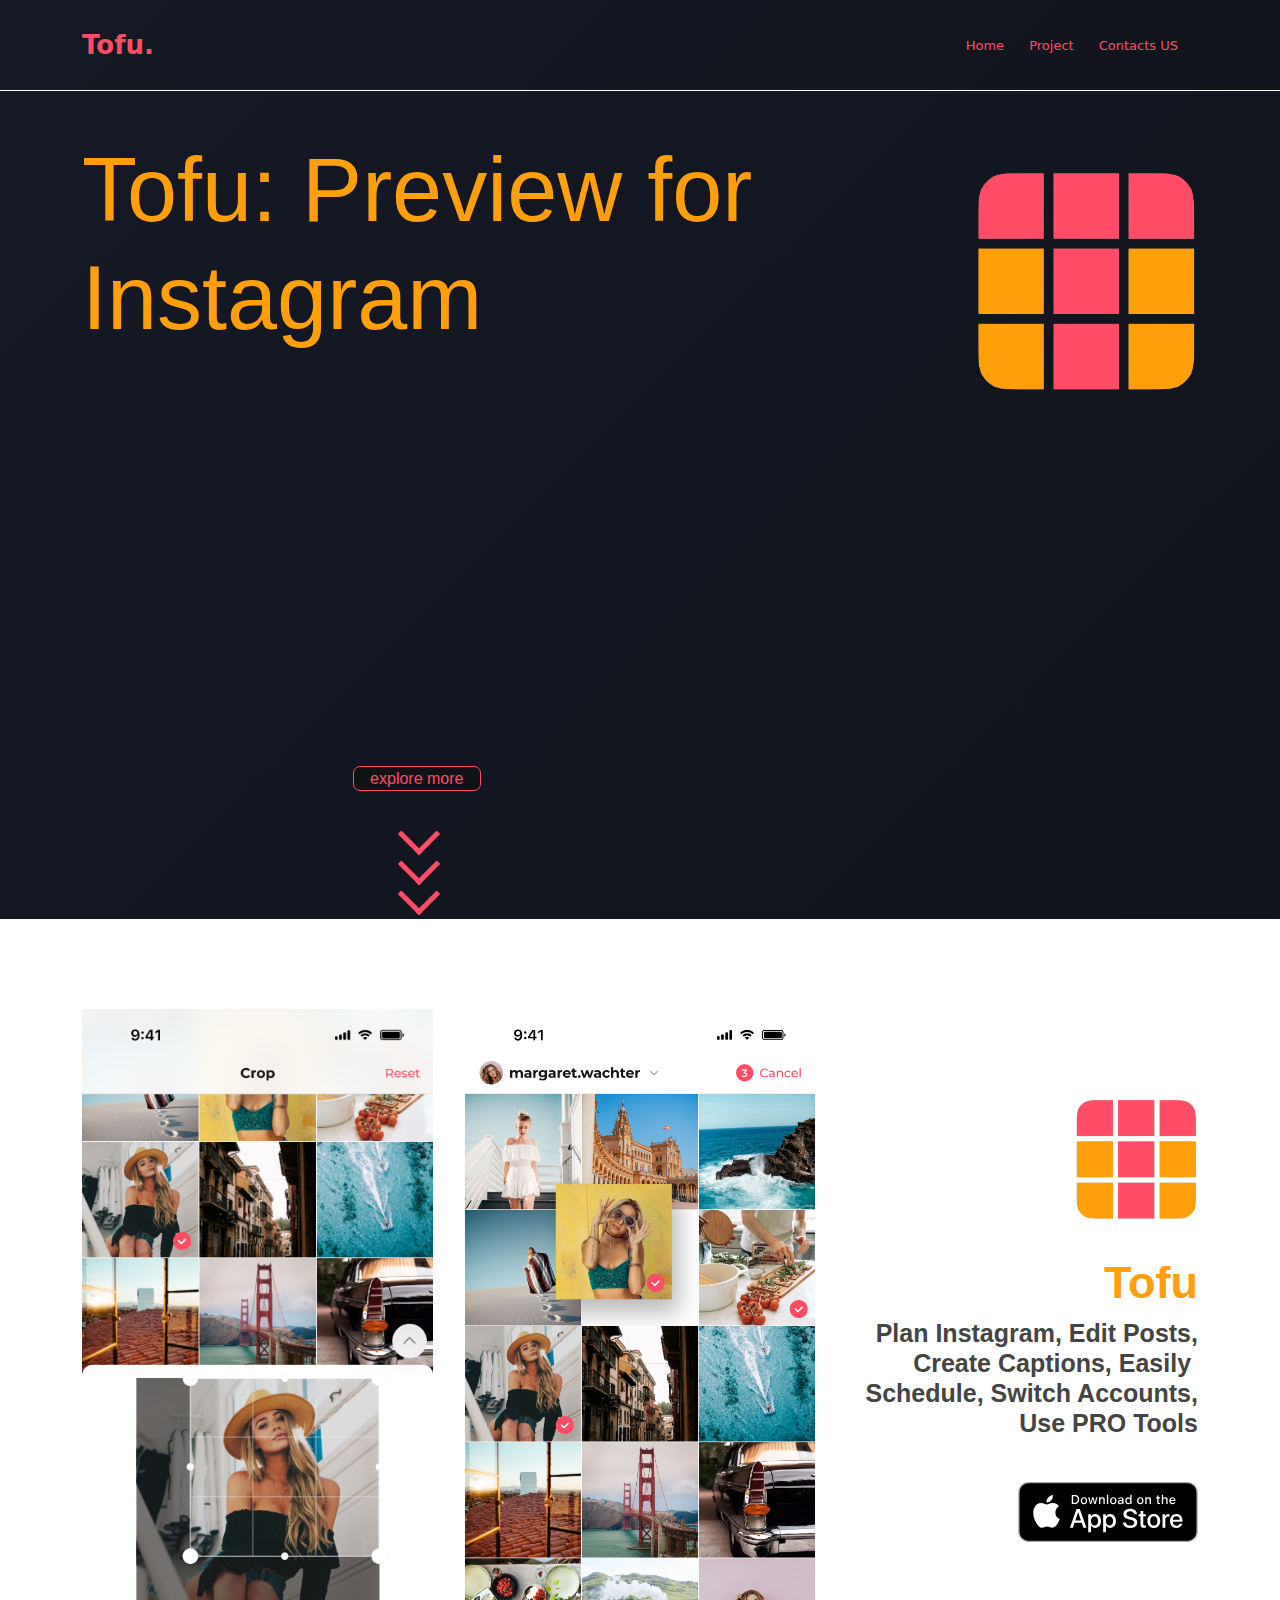
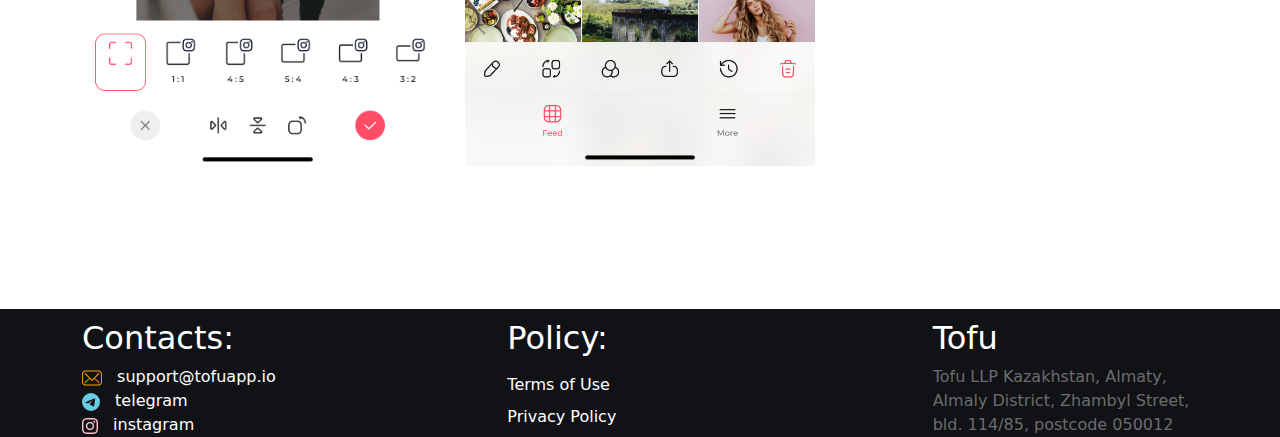
<file: index.html>
<!DOCTYPE html>
<html lang="en">
<head>
	<meta charset="UTF-8">
	<meta name="viewport" content="width=device-width, initial-scale=1.0">
    <link rel="preconnect" href="https://fonts.googleapis.com">
    <link rel="preconnect" href="https://fonts.gstatic.com" crossorigin>
    <link href="https://fonts.googleapis.com/css2?family=Roboto:ital,wght@0,500;0,900;1,400&display=swap"
        rel="stylesheet">
    <link rel="stylesheet" href="style.css">
    <link rel="icon" type="image/x-icon" href="img/favicon.png">
    <link rel="stylesheet" href="libs/bootstrap-reboot.min.css">
	<link rel="stylesheet" href="libs/bootstrap-grid.min.css">
	<title>Document</title>
</head>
<body>
	<nav class="navbar bg">
		<div class="container">
			<a href="#" class="navbar-brand">Tofu.</a>

			<div class="navbar-wrap">
				<ul class="navbar-menu">
				    <li><a href="#project">Home</a></li>
				    <li><a href="#project">Project</a></li>
				    <li><a href="#data">Contacts US</a></li>
			    </ul>

			    <a href="#" class="callback"></a>
			</div>
		</div>
	</nav>

	<div class="line">
		
	</div>

	<header class="header bg" >
		<div class="container ">
			<div class="wraper">
				<div class="lid-wraper">
					<h1 class="front">Tofu: Preview for Instagram</h1>
					<h2 class="lid">
						<span>Tofu</span>
						<span>is</span>
						<span>your</span>
						<span>visual</span>
						<span>planner</span>
						<span>for</span>
						<span>Instagram.</span>
						<span>Predict</span>
						<span>what</span>
						<span>your</span>
						<span>feed</span>
						<span>will</span>
						<span>look</span>
						<span>like</span>
						<span>before</span>
						<span>you</span>
						<span>post</span>
						<span>anything</span>
						<span>on</span>
						<span>Instagram!</span>
						<span>Apply</span>
						<span>filters,</span>
						<span>add</span>
						<span>captions</span>
						<span>and</span>
						<span>hashtags,</span>
						<span>edit</span>
						<span>and</span>
						<span>plan</span>
						<span>your</span>
						<span>content</span>
						<span>in</span>
						<span>advance.</span>
					</h2>
				</div>
				<img src="img/app.png" class='logo' alt="">
				<div class="arrowwarap">
					<a href="#project">explore more</a>
					<div class="arrow-7">
						<span></span>
						<span></span>
						<span></span>
					</div>
				</div>				
			</div>
		</div>
	</header>
	<div class="project container" id='project'>

			<div class='csreen_img1'></div>
			<div class='csreen_img2'></div>
			<div class="text">
				<img class='logo2' src="img/app.png" alt="">
				<h2>Tofu</h2>
				<h3>Plan Instagram, Edit Posts, Create Captions, Easily Schedule, Switch Accounts, Use PRO Tools</h3>
				<a class='appel_link'href="https://apps.apple.com/us/app/tofu-preview-for-instagram/id1590182618">
                        <svg id="livetype" xmlns="http://www.w3.org/2000/svg" width="180" height="60"
                            viewBox="0 0 119.66407 40">
                            <title>Download_on_the_App_Store_Badge_US-UK_RGB_blk_4SVG_092917</title>
                            <g>
                                <g>
                                    <g>
                                        <path
                                            d="M110.13477,0H9.53468c-.3667,0-.729,0-1.09473.002-.30615.002-.60986.00781-.91895.0127A13.21476,13.21476,0,0,0,5.5171.19141a6.66509,6.66509,0,0,0-1.90088.627A6.43779,6.43779,0,0,0,1.99757,1.99707,6.25844,6.25844,0,0,0,.81935,3.61816a6.60119,6.60119,0,0,0-.625,1.90332,12.993,12.993,0,0,0-.1792,2.002C.00587,7.83008.00489,8.1377,0,8.44434V31.5586c.00489.3105.00587.6113.01515.9219a12.99232,12.99232,0,0,0,.1792,2.0019,6.58756,6.58756,0,0,0,.625,1.9043A6.20778,6.20778,0,0,0,1.99757,38.001a6.27445,6.27445,0,0,0,1.61865,1.1787,6.70082,6.70082,0,0,0,1.90088.6308,13.45514,13.45514,0,0,0,2.0039.1768c.30909.0068.6128.0107.91895.0107C8.80567,40,9.168,40,9.53468,40H110.13477c.3594,0,.7246,0,1.084-.002.3047,0,.6172-.0039.9219-.0107a13.279,13.279,0,0,0,2-.1768,6.80432,6.80432,0,0,0,1.9082-.6308,6.27742,6.27742,0,0,0,1.6172-1.1787,6.39482,6.39482,0,0,0,1.1816-1.6143,6.60413,6.60413,0,0,0,.6191-1.9043,13.50643,13.50643,0,0,0,.1856-2.0019c.0039-.3106.0039-.6114.0039-.9219.0078-.3633.0078-.7246.0078-1.0938V9.53613c0-.36621,0-.72949-.0078-1.09179,0-.30664,0-.61426-.0039-.9209a13.5071,13.5071,0,0,0-.1856-2.002,6.6177,6.6177,0,0,0-.6191-1.90332,6.46619,6.46619,0,0,0-2.7988-2.7998,6.76754,6.76754,0,0,0-1.9082-.627,13.04394,13.04394,0,0,0-2-.17676c-.3047-.00488-.6172-.01074-.9219-.01269-.3594-.002-.7246-.002-1.084-.002Z"
                                            style="fill: #a6a6a6" />
                                        <path
                                            d="M8.44483,39.125c-.30468,0-.602-.0039-.90429-.0107a12.68714,12.68714,0,0,1-1.86914-.1631,5.88381,5.88381,0,0,1-1.65674-.5479,5.40573,5.40573,0,0,1-1.397-1.0166,5.32082,5.32082,0,0,1-1.02051-1.3965,5.72186,5.72186,0,0,1-.543-1.6572,12.41351,12.41351,0,0,1-.1665-1.875c-.00634-.2109-.01464-.9131-.01464-.9131V8.44434S.88185,7.75293.8877,7.5498a12.37039,12.37039,0,0,1,.16553-1.87207,5.7555,5.7555,0,0,1,.54346-1.6621A5.37349,5.37349,0,0,1,2.61183,2.61768,5.56543,5.56543,0,0,1,4.01417,1.59521a5.82309,5.82309,0,0,1,1.65332-.54394A12.58589,12.58589,0,0,1,7.543.88721L8.44532.875H111.21387l.9131.0127a12.38493,12.38493,0,0,1,1.8584.16259,5.93833,5.93833,0,0,1,1.6709.54785,5.59374,5.59374,0,0,1,2.415,2.41993,5.76267,5.76267,0,0,1,.5352,1.64892,12.995,12.995,0,0,1,.1738,1.88721c.0029.2832.0029.5874.0029.89014.0079.375.0079.73193.0079,1.09179V30.4648c0,.3633,0,.7178-.0079,1.0752,0,.3252,0,.6231-.0039.9297a12.73126,12.73126,0,0,1-.1709,1.8535,5.739,5.739,0,0,1-.54,1.67,5.48029,5.48029,0,0,1-1.0156,1.3857,5.4129,5.4129,0,0,1-1.3994,1.0225,5.86168,5.86168,0,0,1-1.668.5498,12.54218,12.54218,0,0,1-1.8692.1631c-.2929.0068-.5996.0107-.8974.0107l-1.084.002Z" />
                                    </g>
                                    <g id="_Group_" data-name="&lt;Group&gt;">
                                        <g id="_Group_2" data-name="&lt;Group&gt;">
                                            <g id="_Group_3" data-name="&lt;Group&gt;">
                                                <path id="_Path_" data-name="&lt;Path&gt;"
                                                    d="M24.76888,20.30068a4.94881,4.94881,0,0,1,2.35656-4.15206,5.06566,5.06566,0,0,0-3.99116-2.15768c-1.67924-.17626-3.30719,1.00483-4.1629,1.00483-.87227,0-2.18977-.98733-3.6085-.95814a5.31529,5.31529,0,0,0-4.47292,2.72787c-1.934,3.34842-.49141,8.26947,1.3612,10.97608.9269,1.32535,2.01018,2.8058,3.42763,2.7533,1.38706-.05753,1.9051-.88448,3.5794-.88448,1.65876,0,2.14479.88448,3.591.8511,1.48838-.02416,2.42613-1.33124,3.32051-2.66914a10.962,10.962,0,0,0,1.51842-3.09251A4.78205,4.78205,0,0,1,24.76888,20.30068Z"
                                                    style="fill: #fff" />
                                                <path id="_Path_2" data-name="&lt;Path&gt;"
                                                    d="M22.03725,12.21089a4.87248,4.87248,0,0,0,1.11452-3.49062,4.95746,4.95746,0,0,0-3.20758,1.65961,4.63634,4.63634,0,0,0-1.14371,3.36139A4.09905,4.09905,0,0,0,22.03725,12.21089Z"
                                                    style="fill: #fff" />
                                            </g>
                                        </g>
                                        <g>
                                            <path
                                                d="M42.30227,27.13965h-4.7334l-1.13672,3.35645H34.42727l4.4834-12.418h2.083l4.4834,12.418H43.438ZM38.0591,25.59082h3.752l-1.84961-5.44727h-.05176Z"
                                                style="fill: #fff" />
                                            <path
                                                d="M55.15969,25.96973c0,2.81348-1.50586,4.62109-3.77832,4.62109a3.0693,3.0693,0,0,1-2.84863-1.584h-.043v4.48438h-1.8584V21.44238H48.4302v1.50586h.03418a3.21162,3.21162,0,0,1,2.88281-1.60059C53.645,21.34766,55.15969,23.16406,55.15969,25.96973Zm-1.91016,0c0-1.833-.94727-3.03809-2.39258-3.03809-1.41992,0-2.375,1.23047-2.375,3.03809,0,1.82422.95508,3.0459,2.375,3.0459C52.30227,29.01563,53.24953,27.81934,53.24953,25.96973Z"
                                                style="fill: #fff" />
                                            <path
                                                d="M65.12453,25.96973c0,2.81348-1.50586,4.62109-3.77832,4.62109a3.0693,3.0693,0,0,1-2.84863-1.584h-.043v4.48438h-1.8584V21.44238H58.395v1.50586h.03418A3.21162,3.21162,0,0,1,61.312,21.34766C63.60988,21.34766,65.12453,23.16406,65.12453,25.96973Zm-1.91016,0c0-1.833-.94727-3.03809-2.39258-3.03809-1.41992,0-2.375,1.23047-2.375,3.03809,0,1.82422.95508,3.0459,2.375,3.0459C62.26711,29.01563,63.21438,27.81934,63.21438,25.96973Z"
                                                style="fill: #fff" />
                                            <path
                                                d="M71.71047,27.03613c.1377,1.23145,1.334,2.04,2.96875,2.04,1.56641,0,2.69336-.80859,2.69336-1.91895,0-.96387-.67969-1.541-2.28906-1.93652l-1.60937-.3877c-2.28027-.55078-3.33887-1.61719-3.33887-3.34766,0-2.14258,1.86719-3.61426,4.51855-3.61426,2.624,0,4.42285,1.47168,4.4834,3.61426h-1.876c-.1123-1.23926-1.13672-1.9873-2.63379-1.9873s-2.52148.75684-2.52148,1.8584c0,.87793.6543,1.39453,2.25488,1.79l1.36816.33594c2.54785.60254,3.60645,1.626,3.60645,3.44238,0,2.32324-1.85059,3.77832-4.79395,3.77832-2.75391,0-4.61328-1.4209-4.7334-3.667Z"
                                                style="fill: #fff" />
                                            <path
                                                d="M83.34621,19.2998v2.14258h1.72168v1.47168H83.34621v4.99121c0,.77539.34473,1.13672,1.10156,1.13672a5.80752,5.80752,0,0,0,.61133-.043v1.46289a5.10351,5.10351,0,0,1-1.03223.08594c-1.833,0-2.54785-.68848-2.54785-2.44434V22.91406H80.16262V21.44238H81.479V19.2998Z"
                                                style="fill: #fff" />
                                            <path
                                                d="M86.065,25.96973c0-2.84863,1.67773-4.63867,4.29395-4.63867,2.625,0,4.29492,1.79,4.29492,4.63867,0,2.85645-1.66113,4.63867-4.29492,4.63867C87.72609,30.6084,86.065,28.82617,86.065,25.96973Zm6.69531,0c0-1.9541-.89551-3.10742-2.40137-3.10742s-2.40039,1.16211-2.40039,3.10742c0,1.96191.89453,3.10645,2.40039,3.10645S92.76027,27.93164,92.76027,25.96973Z"
                                                style="fill: #fff" />
                                            <path
                                                d="M96.18606,21.44238h1.77246v1.541h.043a2.1594,2.1594,0,0,1,2.17773-1.63574,2.86616,2.86616,0,0,1,.63672.06934v1.73828a2.59794,2.59794,0,0,0-.835-.1123,1.87264,1.87264,0,0,0-1.93652,2.083v5.37012h-1.8584Z"
                                                style="fill: #fff" />
                                            <path
                                                d="M109.3843,27.83691c-.25,1.64355-1.85059,2.77148-3.89844,2.77148-2.63379,0-4.26855-1.76465-4.26855-4.5957,0-2.83984,1.64355-4.68164,4.19043-4.68164,2.50488,0,4.08008,1.7207,4.08008,4.46582v.63672h-6.39453v.1123a2.358,2.358,0,0,0,2.43555,2.56445,2.04834,2.04834,0,0,0,2.09082-1.27344Zm-6.28223-2.70215h4.52637a2.1773,2.1773,0,0,0-2.2207-2.29785A2.292,2.292,0,0,0,103.10207,25.13477Z"
                                                style="fill: #fff" />
                                        </g>
                                    </g>
                                </g>
                                <g id="_Group_4" data-name="&lt;Group&gt;">
                                    <g>
                                        <path
                                            d="M37.82619,8.731a2.63964,2.63964,0,0,1,2.80762,2.96484c0,1.90625-1.03027,3.002-2.80762,3.002H35.67092V8.731Zm-1.22852,5.123h1.125a1.87588,1.87588,0,0,0,1.96777-2.146,1.881,1.881,0,0,0-1.96777-2.13379h-1.125Z"
                                            style="fill: #fff" />
                                        <path
                                            d="M41.68068,12.44434a2.13323,2.13323,0,1,1,4.24707,0,2.13358,2.13358,0,1,1-4.24707,0Zm3.333,0c0-.97607-.43848-1.54687-1.208-1.54687-.77246,0-1.207.5708-1.207,1.54688,0,.98389.43457,1.55029,1.207,1.55029C44.57522,13.99463,45.01369,13.42432,45.01369,12.44434Z"
                                            style="fill: #fff" />
                                        <path
                                            d="M51.57326,14.69775h-.92187l-.93066-3.31641h-.07031l-.92676,3.31641h-.91309l-1.24121-4.50293h.90137l.80664,3.436h.06641l.92578-3.436h.85254l.92578,3.436h.07031l.80273-3.436h.88867Z"
                                            style="fill: #fff" />
                                        <path
                                            d="M53.85354,10.19482H54.709v.71533h.06641a1.348,1.348,0,0,1,1.34375-.80225,1.46456,1.46456,0,0,1,1.55859,1.6748v2.915h-.88867V12.00586c0-.72363-.31445-1.0835-.97168-1.0835a1.03294,1.03294,0,0,0-1.0752,1.14111v2.63428h-.88867Z"
                                            style="fill: #fff" />
                                        <path d="M59.09377,8.437h.88867v6.26074h-.88867Z" style="fill: #fff" />
                                        <path
                                            d="M61.21779,12.44434a2.13346,2.13346,0,1,1,4.24756,0,2.1338,2.1338,0,1,1-4.24756,0Zm3.333,0c0-.97607-.43848-1.54687-1.208-1.54687-.77246,0-1.207.5708-1.207,1.54688,0,.98389.43457,1.55029,1.207,1.55029C64.11232,13.99463,64.5508,13.42432,64.5508,12.44434Z"
                                            style="fill: #fff" />
                                        <path
                                            d="M66.4009,13.42432c0-.81055.60352-1.27783,1.6748-1.34424l1.21973-.07031v-.38867c0-.47559-.31445-.74414-.92187-.74414-.49609,0-.83984.18213-.93848.50049h-.86035c.09082-.77344.81836-1.26953,1.83984-1.26953,1.12891,0,1.76563.562,1.76563,1.51318v3.07666h-.85547v-.63281h-.07031a1.515,1.515,0,0,1-1.35254.707A1.36026,1.36026,0,0,1,66.4009,13.42432Zm2.89453-.38477v-.37646l-1.09961.07031c-.62012.0415-.90137.25244-.90137.64941,0,.40527.35156.64111.835.64111A1.0615,1.0615,0,0,0,69.29543,13.03955Z"
                                            style="fill: #fff" />
                                        <path
                                            d="M71.34816,12.44434c0-1.42285.73145-2.32422,1.86914-2.32422a1.484,1.484,0,0,1,1.38086.79h.06641V8.437h.88867v6.26074h-.85156v-.71143h-.07031a1.56284,1.56284,0,0,1-1.41406.78564C72.0718,14.772,71.34816,13.87061,71.34816,12.44434Zm.918,0c0,.95508.4502,1.52979,1.20313,1.52979.749,0,1.21191-.583,1.21191-1.52588,0-.93848-.46777-1.52979-1.21191-1.52979C72.72121,10.91846,72.26613,11.49707,72.26613,12.44434Z"
                                            style="fill: #fff" />
                                        <path
                                            d="M79.23,12.44434a2.13323,2.13323,0,1,1,4.24707,0,2.13358,2.13358,0,1,1-4.24707,0Zm3.333,0c0-.97607-.43848-1.54687-1.208-1.54687-.77246,0-1.207.5708-1.207,1.54688,0,.98389.43457,1.55029,1.207,1.55029C82.12453,13.99463,82.563,13.42432,82.563,12.44434Z"
                                            style="fill: #fff" />
                                        <path
                                            d="M84.66945,10.19482h.85547v.71533h.06641a1.348,1.348,0,0,1,1.34375-.80225,1.46456,1.46456,0,0,1,1.55859,1.6748v2.915H87.605V12.00586c0-.72363-.31445-1.0835-.97168-1.0835a1.03294,1.03294,0,0,0-1.0752,1.14111v2.63428h-.88867Z"
                                            style="fill: #fff" />
                                        <path
                                            d="M93.51516,9.07373v1.1416h.97559v.74854h-.97559V13.2793c0,.47168.19434.67822.63672.67822a2.96657,2.96657,0,0,0,.33887-.02051v.74023a2.9155,2.9155,0,0,1-.4834.04541c-.98828,0-1.38184-.34766-1.38184-1.21582v-2.543h-.71484v-.74854h.71484V9.07373Z"
                                            style="fill: #fff" />
                                        <path
                                            d="M95.70461,8.437h.88086v2.48145h.07031a1.3856,1.3856,0,0,1,1.373-.80664,1.48339,1.48339,0,0,1,1.55078,1.67871v2.90723H98.69v-2.688c0-.71924-.335-1.0835-.96289-1.0835a1.05194,1.05194,0,0,0-1.13379,1.1416v2.62988h-.88867Z"
                                            style="fill: #fff" />
                                        <path
                                            d="M104.76125,13.48193a1.828,1.828,0,0,1-1.95117,1.30273A2.04531,2.04531,0,0,1,100.73,12.46045a2.07685,2.07685,0,0,1,2.07617-2.35254c1.25293,0,2.00879.856,2.00879,2.27V12.688h-3.17969v.0498a1.1902,1.1902,0,0,0,1.19922,1.29,1.07934,1.07934,0,0,0,1.07129-.5459Zm-3.126-1.45117h2.27441a1.08647,1.08647,0,0,0-1.1084-1.1665A1.15162,1.15162,0,0,0,101.63527,12.03076Z"
                                            style="fill: #fff" />
                                    </g>
                                </g>
                            </g>
                        </svg>
                </a>
			</div>
			
	</div>
	<div class="contact">
		<div class="container contact_wrap" id='data'>
						<div class="box box1">
							<h2>Contacts:</h2>
							<div class="">
								<svg fill="#ff9f0a" xmlns="http://www.w3.org/2000/svg" xmlns:xlink="http://www.w3.org/1999/xlink"
				                    version="1.1" width="20" height="20" viewBox="0 0 256 256" xml:space="preserve">
				                    <defs>
				                    </defs>
				                    <g style="stroke: none; stroke-width: 0; stroke-dasharray: none; stroke-linecap: butt; stroke-linejoin: miter; stroke-miterlimit: 10; fill-rule: nonzero; opacity: 1;"
				                        transform="translate(1.4065934065934016 1.4065934065934016) scale(2.81 2.81)">
				                        <path
				                            d="M 75.546 78.738 H 14.455 C 6.484 78.738 0 72.254 0 64.283 V 25.716 c 0 -7.97 6.485 -14.455 14.455 -14.455 h 61.091 c 7.97 0 14.454 6.485 14.454 14.455 v 38.567 C 90 72.254 83.516 78.738 75.546 78.738 z M 14.455 15.488 c -5.64 0 -10.228 4.588 -10.228 10.228 v 38.567 c 0 5.64 4.588 10.229 10.228 10.229 h 61.091 c 5.64 0 10.228 -4.589 10.228 -10.229 V 25.716 c 0 -5.64 -4.588 -10.228 -10.228 -10.228 H 14.455 z"
				                            style="stroke: none; stroke-width: 1; stroke-dasharray: none; stroke-linecap: butt; stroke-linejoin: miter; stroke-miterlimit: 10; fill-rule: nonzero; opacity: 1;"
				                            transform=" matrix(1 0 0 1 0 0) " stroke-linecap="round" />
				                        <path
				                            d="M 11.044 25.917 C 21.848 36.445 32.652 46.972 43.456 57.5 c 2.014 1.962 5.105 -1.122 3.088 -3.088 C 35.74 43.885 24.936 33.357 14.132 22.83 C 12.118 20.867 9.027 23.952 11.044 25.917 L 11.044 25.917 z"
				                            style="stroke: none; stroke-width: 1; stroke-dasharray: none; stroke-linecap: butt; stroke-linejoin: miter; stroke-miterlimit: 10; fill-rule: nonzero; opacity: 1;"
				                            transform=" matrix(1 0 0 1 0 0) " stroke-linecap="round" />
				                        <path
				                            d="M 46.544 57.5 c 10.804 -10.527 21.608 -21.055 32.412 -31.582 c 2.016 -1.965 -1.073 -5.051 -3.088 -3.088 C 65.064 33.357 54.26 43.885 43.456 54.412 C 41.44 56.377 44.529 59.463 46.544 57.5 L 46.544 57.5 z"
				                            style="stroke: none; stroke-width: 1; stroke-dasharray: none; stroke-linecap: butt; stroke-linejoin: miter; stroke-miterlimit: 10; fill-rule: nonzero; opacity: 1;"
				                            transform=" matrix(1 0 0 1 0 0) " stroke-linecap="round" />
				                        <path
				                            d="M 78.837 64.952 c -7.189 -6.818 -14.379 -13.635 -21.568 -20.453 c -2.039 -1.933 -5.132 1.149 -3.088 3.088 c 7.189 6.818 14.379 13.635 21.568 20.453 C 77.788 69.973 80.881 66.89 78.837 64.952 L 78.837 64.952 z"
				                            style="stroke: none; stroke-width: 1; stroke-dasharray: none; stroke-linecap: butt; stroke-linejoin: miter; stroke-miterlimit: 10; fill-rule: nonzero; opacity: 1;"
				                            transform=" matrix(1 0 0 1 0 0) " stroke-linecap="round" />
				                        <path
				                            d="M 14.446 68.039 c 7.189 -6.818 14.379 -13.635 21.568 -20.453 c 2.043 -1.938 -1.048 -5.022 -3.088 -3.088 c -7.189 6.818 -14.379 13.635 -21.568 20.453 C 9.315 66.889 12.406 69.974 14.446 68.039 L 14.446 68.039 z"
				                            style="stroke: none; stroke-width: 1; stroke-dasharray: none; stroke-linecap: butt; stroke-linejoin: miter; stroke-miterlimit: 10; fill-rule: nonzero; opacity: 1;"
				                            transform=" matrix(1 0 0 1 0 0) " stroke-linecap="round" />
				                    </g>
				            	</svg>
				            	<a class='mail' href="mailto:support@tofuapp.io">support@tofuapp.io</a>
				            </div>
							<div class="conlink">
								<svg xmlns="http://www.w3.org/2000/svg" width="18" height="18" fill="#6ACBE5" class="bi bi-telegram" viewBox="0 0 16 16">
  									<path d="M16 8A8 8 0 1 1 0 8a8 8 0 0 1 16 0M8.287 5.906c-.778.324-2.334.994-4.666 2.01-.378.15-.577.298-.595.442-.03.243.275.339.69.47l.175.055c.408.133.958.288 1.243.294.26.006.549-.1.868-.32 2.179-1.471 3.304-2.214 3.374-2.23.05-.012.12-.026.166.016.047.041.042.12.037.141-.03.129-1.227 1.241-1.846 1.817-.193.18-.33.307-.358.336a8.154 8.154 0 0 1-.188.186c-.38.366-.664.64.015 1.088.327.216.589.393.85.571.284.194.568.387.936.629.093.06.183.125.27.187.331.236.63.448.997.414.214-.02.435-.22.547-.82.265-1.417.786-4.486.906-5.751a1.426 1.426 0 0 0-.013-.315.337.337 0 0 0-.114-.217.526.526 0 0 0-.31-.093c-.3.005-.763.166-2.984 1.09z"/>
								</svg>
								<a class='mail' href="https://t.me/tofu_app">telegram</a>
							</div>
							<div class="">
								<svg xmlns="http://www.w3.org/2000/svg" width="16" height="16" fill="pink" class="bi bi-instagram" viewBox="0 0 16 16">
  								<path d="M8 0C5.829 0 5.556.01 4.703.048 3.85.088 3.269.222 2.76.42a3.917 3.917 0 0 0-1.417.923A3.927 3.927 0 0 0 .42 2.76C.222 3.268.087 3.85.048 4.7.01 5.555 0 5.827 0 8.001c0 2.172.01 2.444.048 3.297.04.852.174 1.433.372 1.942.205.526.478.972.923 1.417.444.445.89.719 1.416.923.51.198 1.09.333 1.942.372C5.555 15.99 5.827 16 8 16s2.444-.01 3.298-.048c.851-.04 1.434-.174 1.943-.372a3.916 3.916 0 0 0 1.416-.923c.445-.445.718-.891.923-1.417.197-.509.332-1.09.372-1.942C15.99 10.445 16 10.173 16 8s-.01-2.445-.048-3.299c-.04-.851-.175-1.433-.372-1.941a3.926 3.926 0 0 0-.923-1.417A3.911 3.911 0 0 0 13.24.42c-.51-.198-1.092-.333-1.943-.372C10.443.01 10.172 0 7.998 0h.003zm-.717 1.442h.718c2.136 0 2.389.007 3.232.046.78.035 1.204.166 1.486.275.373.145.64.319.92.599.28.28.453.546.598.92.11.281.24.705.275 1.485.039.843.047 1.096.047 3.231s-.008 2.389-.047 3.232c-.035.78-.166 1.203-.275 1.485a2.47 2.47 0 0 1-.599.919c-.28.28-.546.453-.92.598-.28.11-.704.24-1.485.276-.843.038-1.096.047-3.232.047s-2.39-.009-3.233-.047c-.78-.036-1.203-.166-1.485-.276a2.478 2.478 0 0 1-.92-.598 2.48 2.48 0 0 1-.6-.92c-.109-.281-.24-.705-.275-1.485-.038-.843-.046-1.096-.046-3.233 0-2.136.008-2.388.046-3.231.036-.78.166-1.204.276-1.486.145-.373.319-.64.599-.92.28-.28.546-.453.92-.598.282-.11.705-.24 1.485-.276.738-.034 1.024-.044 2.515-.045v.002zm4.988 1.328a.96.96 0 1 0 0 1.92.96.96 0 0 0 0-1.92zm-4.27 1.122a4.109 4.109 0 1 0 0 8.217 4.109 4.109 0 0 0 0-8.217zm0 1.441a2.667 2.667 0 1 1 0 5.334 2.667 2.667 0 0 1 0-5.334"/>
								</svg>

								<a class='mail' href="https://instagram.com/tofu.app?igshid=MTNiYzNiMzkwZA==">instagram</a>
							</div>
				        </div>
				        <div class="box box2">
				        	<h2>Policy:</h2>
				        	<a style="padding-right: 10px;" href="https://tofuapp.io/terms-of-use.html">Terms of Use</a>
				        	<a href="https://tofuapp.io/privacy-policy.html">Privacy Policy</a>
				        </div>
						<div class="box box3">
							<h2>Tofu</h2>
							<span>Tofu LLP
Kazakhstan, Almaty, Almaly District, Zhambyl
Street, bld. 114/85, postcode 050012</span>
						</div>

		</div>
	</div>
	
</body>
</html>
</file>
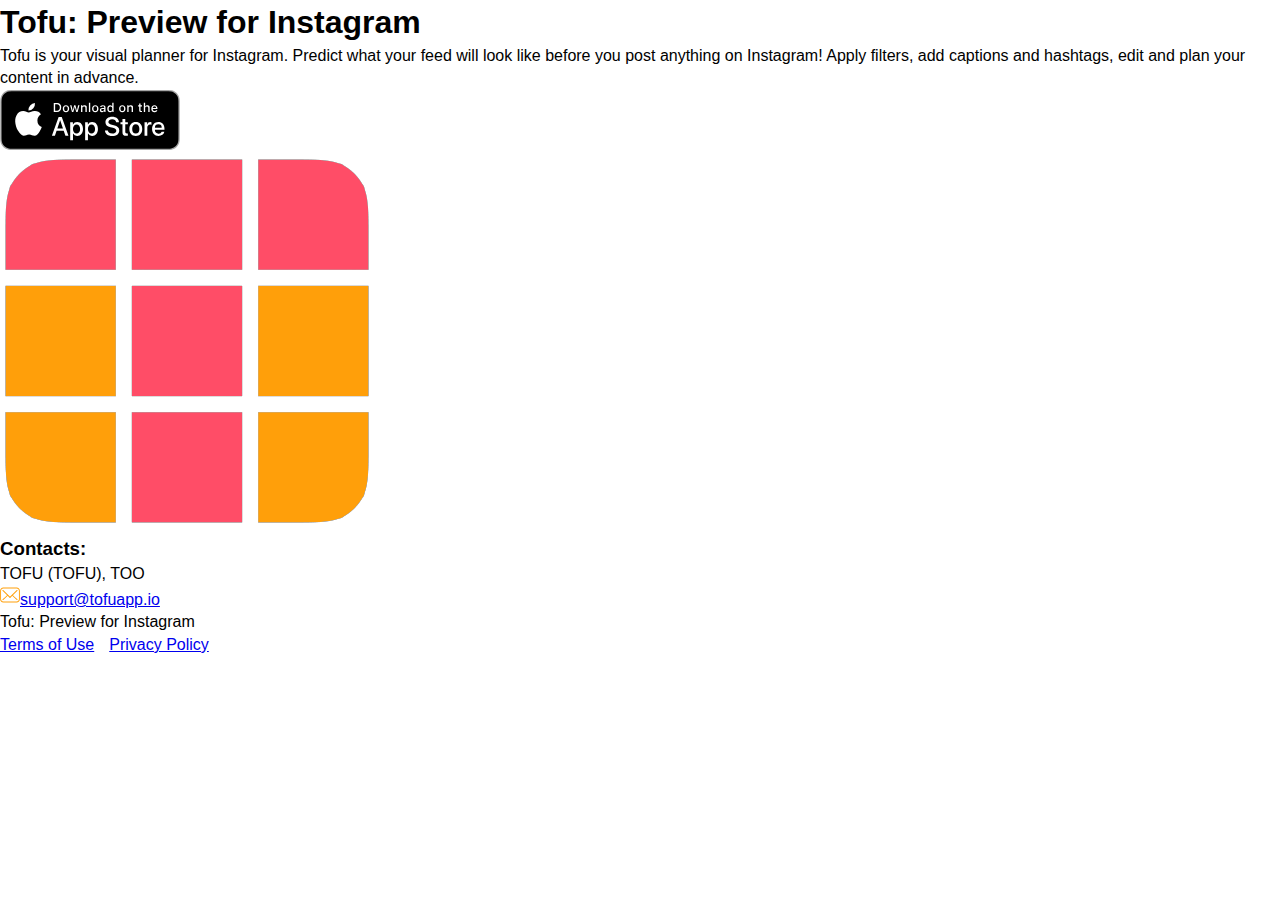
<file: old.html>
<!DOCTYPE html>
<html lang="en">

<head>
    <meta charset="UTF-8">
    <meta name="viewport" content="width=device-width, initial-scale=1.0">
    <link rel="preconnect" href="https://fonts.googleapis.com">
    <link rel="preconnect" href="https://fonts.gstatic.com" crossorigin>
    <link href="https://fonts.googleapis.com/css2?family=Roboto:ital,wght@0,500;0,900;1,400&display=swap"
        rel="stylesheet">
    <link rel="stylesheet" href="style.css">
    <link rel="icon" type="image/x-icon" href="/img/favicon.png">
    <title>Tofu: Preview for Instagram</title>
</head>

<body>
    <main>
        <div class="container">
            <div class="main-inner">
                <div class="main-content">
                    <h1>Tofu: Preview for Instagram</h1>
                    <p>Tofu is your visual planner for Instagram.
                        Predict what your feed will look like before you post anything on Instagram!
                        Apply filters, add captions and hashtags, edit and plan your content in advance.</p>
                    <a href="https://apps.apple.com/us/app/tofu-preview-for-instagram/id1590182618">
                        <svg id="livetype" xmlns="http://www.w3.org/2000/svg" width="180" height="60"
                            viewBox="0 0 119.66407 40">
                            <title>Download_on_the_App_Store_Badge_US-UK_RGB_blk_4SVG_092917</title>
                            <g>
                                <g>
                                    <g>
                                        <path
                                            d="M110.13477,0H9.53468c-.3667,0-.729,0-1.09473.002-.30615.002-.60986.00781-.91895.0127A13.21476,13.21476,0,0,0,5.5171.19141a6.66509,6.66509,0,0,0-1.90088.627A6.43779,6.43779,0,0,0,1.99757,1.99707,6.25844,6.25844,0,0,0,.81935,3.61816a6.60119,6.60119,0,0,0-.625,1.90332,12.993,12.993,0,0,0-.1792,2.002C.00587,7.83008.00489,8.1377,0,8.44434V31.5586c.00489.3105.00587.6113.01515.9219a12.99232,12.99232,0,0,0,.1792,2.0019,6.58756,6.58756,0,0,0,.625,1.9043A6.20778,6.20778,0,0,0,1.99757,38.001a6.27445,6.27445,0,0,0,1.61865,1.1787,6.70082,6.70082,0,0,0,1.90088.6308,13.45514,13.45514,0,0,0,2.0039.1768c.30909.0068.6128.0107.91895.0107C8.80567,40,9.168,40,9.53468,40H110.13477c.3594,0,.7246,0,1.084-.002.3047,0,.6172-.0039.9219-.0107a13.279,13.279,0,0,0,2-.1768,6.80432,6.80432,0,0,0,1.9082-.6308,6.27742,6.27742,0,0,0,1.6172-1.1787,6.39482,6.39482,0,0,0,1.1816-1.6143,6.60413,6.60413,0,0,0,.6191-1.9043,13.50643,13.50643,0,0,0,.1856-2.0019c.0039-.3106.0039-.6114.0039-.9219.0078-.3633.0078-.7246.0078-1.0938V9.53613c0-.36621,0-.72949-.0078-1.09179,0-.30664,0-.61426-.0039-.9209a13.5071,13.5071,0,0,0-.1856-2.002,6.6177,6.6177,0,0,0-.6191-1.90332,6.46619,6.46619,0,0,0-2.7988-2.7998,6.76754,6.76754,0,0,0-1.9082-.627,13.04394,13.04394,0,0,0-2-.17676c-.3047-.00488-.6172-.01074-.9219-.01269-.3594-.002-.7246-.002-1.084-.002Z"
                                            style="fill: #a6a6a6" />
                                        <path
                                            d="M8.44483,39.125c-.30468,0-.602-.0039-.90429-.0107a12.68714,12.68714,0,0,1-1.86914-.1631,5.88381,5.88381,0,0,1-1.65674-.5479,5.40573,5.40573,0,0,1-1.397-1.0166,5.32082,5.32082,0,0,1-1.02051-1.3965,5.72186,5.72186,0,0,1-.543-1.6572,12.41351,12.41351,0,0,1-.1665-1.875c-.00634-.2109-.01464-.9131-.01464-.9131V8.44434S.88185,7.75293.8877,7.5498a12.37039,12.37039,0,0,1,.16553-1.87207,5.7555,5.7555,0,0,1,.54346-1.6621A5.37349,5.37349,0,0,1,2.61183,2.61768,5.56543,5.56543,0,0,1,4.01417,1.59521a5.82309,5.82309,0,0,1,1.65332-.54394A12.58589,12.58589,0,0,1,7.543.88721L8.44532.875H111.21387l.9131.0127a12.38493,12.38493,0,0,1,1.8584.16259,5.93833,5.93833,0,0,1,1.6709.54785,5.59374,5.59374,0,0,1,2.415,2.41993,5.76267,5.76267,0,0,1,.5352,1.64892,12.995,12.995,0,0,1,.1738,1.88721c.0029.2832.0029.5874.0029.89014.0079.375.0079.73193.0079,1.09179V30.4648c0,.3633,0,.7178-.0079,1.0752,0,.3252,0,.6231-.0039.9297a12.73126,12.73126,0,0,1-.1709,1.8535,5.739,5.739,0,0,1-.54,1.67,5.48029,5.48029,0,0,1-1.0156,1.3857,5.4129,5.4129,0,0,1-1.3994,1.0225,5.86168,5.86168,0,0,1-1.668.5498,12.54218,12.54218,0,0,1-1.8692.1631c-.2929.0068-.5996.0107-.8974.0107l-1.084.002Z" />
                                    </g>
                                    <g id="_Group_" data-name="&lt;Group&gt;">
                                        <g id="_Group_2" data-name="&lt;Group&gt;">
                                            <g id="_Group_3" data-name="&lt;Group&gt;">
                                                <path id="_Path_" data-name="&lt;Path&gt;"
                                                    d="M24.76888,20.30068a4.94881,4.94881,0,0,1,2.35656-4.15206,5.06566,5.06566,0,0,0-3.99116-2.15768c-1.67924-.17626-3.30719,1.00483-4.1629,1.00483-.87227,0-2.18977-.98733-3.6085-.95814a5.31529,5.31529,0,0,0-4.47292,2.72787c-1.934,3.34842-.49141,8.26947,1.3612,10.97608.9269,1.32535,2.01018,2.8058,3.42763,2.7533,1.38706-.05753,1.9051-.88448,3.5794-.88448,1.65876,0,2.14479.88448,3.591.8511,1.48838-.02416,2.42613-1.33124,3.32051-2.66914a10.962,10.962,0,0,0,1.51842-3.09251A4.78205,4.78205,0,0,1,24.76888,20.30068Z"
                                                    style="fill: #fff" />
                                                <path id="_Path_2" data-name="&lt;Path&gt;"
                                                    d="M22.03725,12.21089a4.87248,4.87248,0,0,0,1.11452-3.49062,4.95746,4.95746,0,0,0-3.20758,1.65961,4.63634,4.63634,0,0,0-1.14371,3.36139A4.09905,4.09905,0,0,0,22.03725,12.21089Z"
                                                    style="fill: #fff" />
                                            </g>
                                        </g>
                                        <g>
                                            <path
                                                d="M42.30227,27.13965h-4.7334l-1.13672,3.35645H34.42727l4.4834-12.418h2.083l4.4834,12.418H43.438ZM38.0591,25.59082h3.752l-1.84961-5.44727h-.05176Z"
                                                style="fill: #fff" />
                                            <path
                                                d="M55.15969,25.96973c0,2.81348-1.50586,4.62109-3.77832,4.62109a3.0693,3.0693,0,0,1-2.84863-1.584h-.043v4.48438h-1.8584V21.44238H48.4302v1.50586h.03418a3.21162,3.21162,0,0,1,2.88281-1.60059C53.645,21.34766,55.15969,23.16406,55.15969,25.96973Zm-1.91016,0c0-1.833-.94727-3.03809-2.39258-3.03809-1.41992,0-2.375,1.23047-2.375,3.03809,0,1.82422.95508,3.0459,2.375,3.0459C52.30227,29.01563,53.24953,27.81934,53.24953,25.96973Z"
                                                style="fill: #fff" />
                                            <path
                                                d="M65.12453,25.96973c0,2.81348-1.50586,4.62109-3.77832,4.62109a3.0693,3.0693,0,0,1-2.84863-1.584h-.043v4.48438h-1.8584V21.44238H58.395v1.50586h.03418A3.21162,3.21162,0,0,1,61.312,21.34766C63.60988,21.34766,65.12453,23.16406,65.12453,25.96973Zm-1.91016,0c0-1.833-.94727-3.03809-2.39258-3.03809-1.41992,0-2.375,1.23047-2.375,3.03809,0,1.82422.95508,3.0459,2.375,3.0459C62.26711,29.01563,63.21438,27.81934,63.21438,25.96973Z"
                                                style="fill: #fff" />
                                            <path
                                                d="M71.71047,27.03613c.1377,1.23145,1.334,2.04,2.96875,2.04,1.56641,0,2.69336-.80859,2.69336-1.91895,0-.96387-.67969-1.541-2.28906-1.93652l-1.60937-.3877c-2.28027-.55078-3.33887-1.61719-3.33887-3.34766,0-2.14258,1.86719-3.61426,4.51855-3.61426,2.624,0,4.42285,1.47168,4.4834,3.61426h-1.876c-.1123-1.23926-1.13672-1.9873-2.63379-1.9873s-2.52148.75684-2.52148,1.8584c0,.87793.6543,1.39453,2.25488,1.79l1.36816.33594c2.54785.60254,3.60645,1.626,3.60645,3.44238,0,2.32324-1.85059,3.77832-4.79395,3.77832-2.75391,0-4.61328-1.4209-4.7334-3.667Z"
                                                style="fill: #fff" />
                                            <path
                                                d="M83.34621,19.2998v2.14258h1.72168v1.47168H83.34621v4.99121c0,.77539.34473,1.13672,1.10156,1.13672a5.80752,5.80752,0,0,0,.61133-.043v1.46289a5.10351,5.10351,0,0,1-1.03223.08594c-1.833,0-2.54785-.68848-2.54785-2.44434V22.91406H80.16262V21.44238H81.479V19.2998Z"
                                                style="fill: #fff" />
                                            <path
                                                d="M86.065,25.96973c0-2.84863,1.67773-4.63867,4.29395-4.63867,2.625,0,4.29492,1.79,4.29492,4.63867,0,2.85645-1.66113,4.63867-4.29492,4.63867C87.72609,30.6084,86.065,28.82617,86.065,25.96973Zm6.69531,0c0-1.9541-.89551-3.10742-2.40137-3.10742s-2.40039,1.16211-2.40039,3.10742c0,1.96191.89453,3.10645,2.40039,3.10645S92.76027,27.93164,92.76027,25.96973Z"
                                                style="fill: #fff" />
                                            <path
                                                d="M96.18606,21.44238h1.77246v1.541h.043a2.1594,2.1594,0,0,1,2.17773-1.63574,2.86616,2.86616,0,0,1,.63672.06934v1.73828a2.59794,2.59794,0,0,0-.835-.1123,1.87264,1.87264,0,0,0-1.93652,2.083v5.37012h-1.8584Z"
                                                style="fill: #fff" />
                                            <path
                                                d="M109.3843,27.83691c-.25,1.64355-1.85059,2.77148-3.89844,2.77148-2.63379,0-4.26855-1.76465-4.26855-4.5957,0-2.83984,1.64355-4.68164,4.19043-4.68164,2.50488,0,4.08008,1.7207,4.08008,4.46582v.63672h-6.39453v.1123a2.358,2.358,0,0,0,2.43555,2.56445,2.04834,2.04834,0,0,0,2.09082-1.27344Zm-6.28223-2.70215h4.52637a2.1773,2.1773,0,0,0-2.2207-2.29785A2.292,2.292,0,0,0,103.10207,25.13477Z"
                                                style="fill: #fff" />
                                        </g>
                                    </g>
                                </g>
                                <g id="_Group_4" data-name="&lt;Group&gt;">
                                    <g>
                                        <path
                                            d="M37.82619,8.731a2.63964,2.63964,0,0,1,2.80762,2.96484c0,1.90625-1.03027,3.002-2.80762,3.002H35.67092V8.731Zm-1.22852,5.123h1.125a1.87588,1.87588,0,0,0,1.96777-2.146,1.881,1.881,0,0,0-1.96777-2.13379h-1.125Z"
                                            style="fill: #fff" />
                                        <path
                                            d="M41.68068,12.44434a2.13323,2.13323,0,1,1,4.24707,0,2.13358,2.13358,0,1,1-4.24707,0Zm3.333,0c0-.97607-.43848-1.54687-1.208-1.54687-.77246,0-1.207.5708-1.207,1.54688,0,.98389.43457,1.55029,1.207,1.55029C44.57522,13.99463,45.01369,13.42432,45.01369,12.44434Z"
                                            style="fill: #fff" />
                                        <path
                                            d="M51.57326,14.69775h-.92187l-.93066-3.31641h-.07031l-.92676,3.31641h-.91309l-1.24121-4.50293h.90137l.80664,3.436h.06641l.92578-3.436h.85254l.92578,3.436h.07031l.80273-3.436h.88867Z"
                                            style="fill: #fff" />
                                        <path
                                            d="M53.85354,10.19482H54.709v.71533h.06641a1.348,1.348,0,0,1,1.34375-.80225,1.46456,1.46456,0,0,1,1.55859,1.6748v2.915h-.88867V12.00586c0-.72363-.31445-1.0835-.97168-1.0835a1.03294,1.03294,0,0,0-1.0752,1.14111v2.63428h-.88867Z"
                                            style="fill: #fff" />
                                        <path d="M59.09377,8.437h.88867v6.26074h-.88867Z" style="fill: #fff" />
                                        <path
                                            d="M61.21779,12.44434a2.13346,2.13346,0,1,1,4.24756,0,2.1338,2.1338,0,1,1-4.24756,0Zm3.333,0c0-.97607-.43848-1.54687-1.208-1.54687-.77246,0-1.207.5708-1.207,1.54688,0,.98389.43457,1.55029,1.207,1.55029C64.11232,13.99463,64.5508,13.42432,64.5508,12.44434Z"
                                            style="fill: #fff" />
                                        <path
                                            d="M66.4009,13.42432c0-.81055.60352-1.27783,1.6748-1.34424l1.21973-.07031v-.38867c0-.47559-.31445-.74414-.92187-.74414-.49609,0-.83984.18213-.93848.50049h-.86035c.09082-.77344.81836-1.26953,1.83984-1.26953,1.12891,0,1.76563.562,1.76563,1.51318v3.07666h-.85547v-.63281h-.07031a1.515,1.515,0,0,1-1.35254.707A1.36026,1.36026,0,0,1,66.4009,13.42432Zm2.89453-.38477v-.37646l-1.09961.07031c-.62012.0415-.90137.25244-.90137.64941,0,.40527.35156.64111.835.64111A1.0615,1.0615,0,0,0,69.29543,13.03955Z"
                                            style="fill: #fff" />
                                        <path
                                            d="M71.34816,12.44434c0-1.42285.73145-2.32422,1.86914-2.32422a1.484,1.484,0,0,1,1.38086.79h.06641V8.437h.88867v6.26074h-.85156v-.71143h-.07031a1.56284,1.56284,0,0,1-1.41406.78564C72.0718,14.772,71.34816,13.87061,71.34816,12.44434Zm.918,0c0,.95508.4502,1.52979,1.20313,1.52979.749,0,1.21191-.583,1.21191-1.52588,0-.93848-.46777-1.52979-1.21191-1.52979C72.72121,10.91846,72.26613,11.49707,72.26613,12.44434Z"
                                            style="fill: #fff" />
                                        <path
                                            d="M79.23,12.44434a2.13323,2.13323,0,1,1,4.24707,0,2.13358,2.13358,0,1,1-4.24707,0Zm3.333,0c0-.97607-.43848-1.54687-1.208-1.54687-.77246,0-1.207.5708-1.207,1.54688,0,.98389.43457,1.55029,1.207,1.55029C82.12453,13.99463,82.563,13.42432,82.563,12.44434Z"
                                            style="fill: #fff" />
                                        <path
                                            d="M84.66945,10.19482h.85547v.71533h.06641a1.348,1.348,0,0,1,1.34375-.80225,1.46456,1.46456,0,0,1,1.55859,1.6748v2.915H87.605V12.00586c0-.72363-.31445-1.0835-.97168-1.0835a1.03294,1.03294,0,0,0-1.0752,1.14111v2.63428h-.88867Z"
                                            style="fill: #fff" />
                                        <path
                                            d="M93.51516,9.07373v1.1416h.97559v.74854h-.97559V13.2793c0,.47168.19434.67822.63672.67822a2.96657,2.96657,0,0,0,.33887-.02051v.74023a2.9155,2.9155,0,0,1-.4834.04541c-.98828,0-1.38184-.34766-1.38184-1.21582v-2.543h-.71484v-.74854h.71484V9.07373Z"
                                            style="fill: #fff" />
                                        <path
                                            d="M95.70461,8.437h.88086v2.48145h.07031a1.3856,1.3856,0,0,1,1.373-.80664,1.48339,1.48339,0,0,1,1.55078,1.67871v2.90723H98.69v-2.688c0-.71924-.335-1.0835-.96289-1.0835a1.05194,1.05194,0,0,0-1.13379,1.1416v2.62988h-.88867Z"
                                            style="fill: #fff" />
                                        <path
                                            d="M104.76125,13.48193a1.828,1.828,0,0,1-1.95117,1.30273A2.04531,2.04531,0,0,1,100.73,12.46045a2.07685,2.07685,0,0,1,2.07617-2.35254c1.25293,0,2.00879.856,2.00879,2.27V12.688h-3.17969v.0498a1.1902,1.1902,0,0,0,1.19922,1.29,1.07934,1.07934,0,0,0,1.07129-.5459Zm-3.126-1.45117h2.27441a1.08647,1.08647,0,0,0-1.1084-1.1665A1.15162,1.15162,0,0,0,101.63527,12.03076Z"
                                            style="fill: #fff" />
                                    </g>
                                </g>
                            </g>
                        </svg>
                    </a>
                </div>
                <img src="img/app.png" alt="">
            </div>
        </div>
    </main>
    <div class="container">
        <div class="contacts">
            <h3>Contacts:</h3>
            <p>TOFU (TOFU), TOO</p>
            <a href="mailto:support@tofuapp.io">
                <svg fill="#ff9f0a" xmlns="http://www.w3.org/2000/svg" xmlns:xlink="http://www.w3.org/1999/xlink"
                    version="1.1" width="20" height="20" viewBox="0 0 256 256" xml:space="preserve">
                    <defs>
                    </defs>
                    <g style="stroke: none; stroke-width: 0; stroke-dasharray: none; stroke-linecap: butt; stroke-linejoin: miter; stroke-miterlimit: 10; fill-rule: nonzero; opacity: 1;"
                        transform="translate(1.4065934065934016 1.4065934065934016) scale(2.81 2.81)">
                        <path
                            d="M 75.546 78.738 H 14.455 C 6.484 78.738 0 72.254 0 64.283 V 25.716 c 0 -7.97 6.485 -14.455 14.455 -14.455 h 61.091 c 7.97 0 14.454 6.485 14.454 14.455 v 38.567 C 90 72.254 83.516 78.738 75.546 78.738 z M 14.455 15.488 c -5.64 0 -10.228 4.588 -10.228 10.228 v 38.567 c 0 5.64 4.588 10.229 10.228 10.229 h 61.091 c 5.64 0 10.228 -4.589 10.228 -10.229 V 25.716 c 0 -5.64 -4.588 -10.228 -10.228 -10.228 H 14.455 z"
                            style="stroke: none; stroke-width: 1; stroke-dasharray: none; stroke-linecap: butt; stroke-linejoin: miter; stroke-miterlimit: 10; fill-rule: nonzero; opacity: 1;"
                            transform=" matrix(1 0 0 1 0 0) " stroke-linecap="round" />
                        <path
                            d="M 11.044 25.917 C 21.848 36.445 32.652 46.972 43.456 57.5 c 2.014 1.962 5.105 -1.122 3.088 -3.088 C 35.74 43.885 24.936 33.357 14.132 22.83 C 12.118 20.867 9.027 23.952 11.044 25.917 L 11.044 25.917 z"
                            style="stroke: none; stroke-width: 1; stroke-dasharray: none; stroke-linecap: butt; stroke-linejoin: miter; stroke-miterlimit: 10; fill-rule: nonzero; opacity: 1;"
                            transform=" matrix(1 0 0 1 0 0) " stroke-linecap="round" />
                        <path
                            d="M 46.544 57.5 c 10.804 -10.527 21.608 -21.055 32.412 -31.582 c 2.016 -1.965 -1.073 -5.051 -3.088 -3.088 C 65.064 33.357 54.26 43.885 43.456 54.412 C 41.44 56.377 44.529 59.463 46.544 57.5 L 46.544 57.5 z"
                            style="stroke: none; stroke-width: 1; stroke-dasharray: none; stroke-linecap: butt; stroke-linejoin: miter; stroke-miterlimit: 10; fill-rule: nonzero; opacity: 1;"
                            transform=" matrix(1 0 0 1 0 0) " stroke-linecap="round" />
                        <path
                            d="M 78.837 64.952 c -7.189 -6.818 -14.379 -13.635 -21.568 -20.453 c -2.039 -1.933 -5.132 1.149 -3.088 3.088 c 7.189 6.818 14.379 13.635 21.568 20.453 C 77.788 69.973 80.881 66.89 78.837 64.952 L 78.837 64.952 z"
                            style="stroke: none; stroke-width: 1; stroke-dasharray: none; stroke-linecap: butt; stroke-linejoin: miter; stroke-miterlimit: 10; fill-rule: nonzero; opacity: 1;"
                            transform=" matrix(1 0 0 1 0 0) " stroke-linecap="round" />
                        <path
                            d="M 14.446 68.039 c 7.189 -6.818 14.379 -13.635 21.568 -20.453 c 2.043 -1.938 -1.048 -5.022 -3.088 -3.088 c -7.189 6.818 -14.379 13.635 -21.568 20.453 C 9.315 66.889 12.406 69.974 14.446 68.039 L 14.446 68.039 z"
                            style="stroke: none; stroke-width: 1; stroke-dasharray: none; stroke-linecap: butt; stroke-linejoin: miter; stroke-miterlimit: 10; fill-rule: nonzero; opacity: 1;"
                            transform=" matrix(1 0 0 1 0 0) " stroke-linecap="round" />
                    </g>
                </svg>support@tofuapp.io
            </a>
        </div>
    </div>
    <footer>
        <div class="container">
            <div class="footer">
                <p>Tofu: Preview for Instagram</p>
                <div style="display: flex; flex-wrap: wrap; gap: 5px;">
                    <a style="padding-right: 10px;" href="https://tofuapp.io/terms-of-use.html">Terms of Use</a>
                    <a href="https://tofuapp.io/privacy-policy.html">Privacy Policy</a>
                </div>
            </div>
        </div>
    </footer>
</body>

</html>
</file>
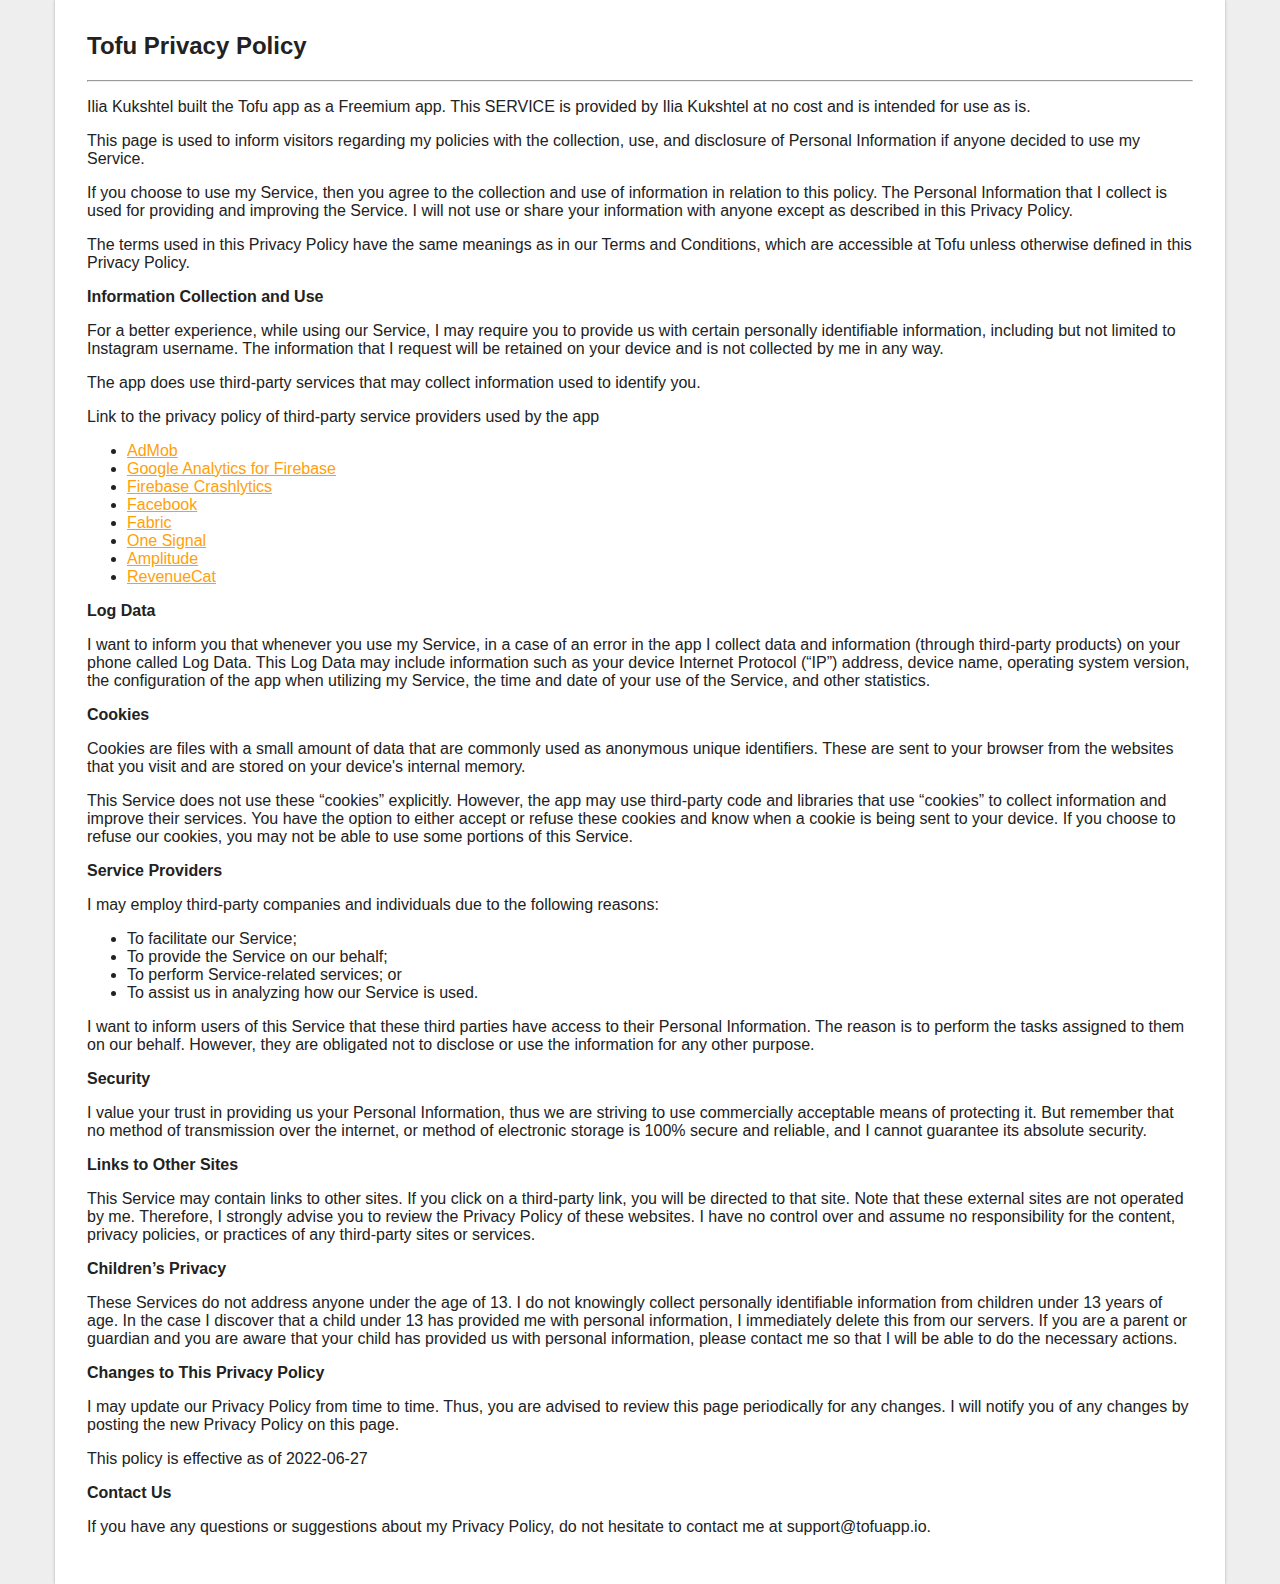
<file: privacy-policy.html>
<!DOCTYPE html>
<html lang="en">

<head>
    <meta charset="UTF-8">
    <meta name="viewport" content="width=device-width, initial-scale=1.0">
    <link rel="icon" type="image/x-icon" href="/img/favicon.png">
    <title>Tofu Terms of Use</title>
    <style>
        body {
            padding: 0;
            margin: 0;
            font-family: sans-serif;
            position: relative;
            background: #fff;
        }

        .container {
            padding-right: 0;
            padding-left: 0;
            margin-right: auto;
            margin-left: auto;
        }

        @media (min-width: 768px) {
            .container {
                width: 738px;
                padding-right: 15px;
                padding-left: 15px;
                margin-right: auto;
                margin-left: auto;
            }
        }

        @media (min-width: 992px) {
            .container {
                width: 962px;
            }
        }

        @media (min-width: 1200px) {
            .container {
                width: 1170px;
            }
        }

        .main-container {
            color: #222;
            text-align: left !important;
            padding: 2em;
            background: #fff;
            min-height: 400px;
            -webkit-box-shadow: 0 0 3px 0 rgba(0, 0, 0, .25);
            -moz-box-shadow: 0 0 3px 0 rgba(0, 0, 0, .25);
            box-shadow: 0 0 3px 0 rgba(0, 0, 0, .25)
        }

        .main-container * {
            text-align: left !important
        }

        .main-container :not(a) {
            color: #222
        }

        .main-container ins.adsbygoogle {
            background: #ccc
        }

        .main-container #content p {
            margin-top: 1rem;
            margin-bottom: 1rem
        }

        a {
            color: #ff9f0a
        }

        a:hover {
            color: #ff4d67
        }

        h2 {
            font-size: 1.5em
        }

        @media only screen and (max-width: 600px) {
            h2 {
                font-size: 1.2em
            }
        }

        a.nohover {
            color: #fff;
            text-decoration: none
        }
    </style>
</head>

<body>
    <div style="background:#eee;">
        <div class="container">
            <div class="main-container">
                <h2 style="margin-top:0;">Tofu Privacy Policy</h2>
                <hr style="margin-bottom: 1em;">
                <div id="content">
                    <p> Ilia Kukshtel built the Tofu app as a Freemium app. This SERVICE is provided by Ilia Kukshtel at
                        no cost and is intended for use as is. </p>
                    <p> This page is used to inform visitors regarding my policies with the collection, use, and
                        disclosure of Personal Information if anyone decided to use my Service. </p>
                    <p> If you choose to use my Service, then you agree to the collection and use of information in
                        relation to this policy. The Personal Information that I collect is used for providing and
                        improving the Service. I will not use or share your information with anyone except as described
                        in this Privacy Policy. </p>
                    <p> The terms used in this Privacy Policy have the same meanings as in our Terms and Conditions,
                        which are accessible at Tofu unless otherwise defined in this Privacy Policy. </p>
                    <p><strong>Information Collection and Use</strong></p>
                    <p> For a better experience, while using our Service, I may require you to provide us with certain
                        personally identifiable information, including but not limited to Instagram username. The
                        information that I request will be retained on your device and is not collected by me in any
                        way. </p>
                    <div>
                        <p> The app does use third-party services that may collect information used to identify you.
                        </p>
                        <p> Link to the privacy policy of third-party service providers used by the app </p>
                        <ul><!---->
                            <li><a href="https://support.google.com/admob/answer/6128543?hl=en" target="_blank"
                                    rel="noopener noreferrer">AdMob</a></li>
                            <li><a href="https://firebase.google.com/policies/analytics" target="_blank"
                                    rel="noopener noreferrer">Google Analytics for Firebase</a></li>
                            <li><a href="https://firebase.google.com/support/privacy/" target="_blank"
                                    rel="noopener noreferrer">Firebase Crashlytics</a></li>
                            <li><a href="https://www.facebook.com/about/privacy/update/printable" target="_blank"
                                    rel="noopener noreferrer">Facebook</a></li>
                            <li><a href="https://policies.google.com/privacy" target="_blank"
                                    rel="noopener noreferrer">Fabric</a></li>
                            <!----><!----><!----><!----><!----><!----><!----><!---->
                            <li><a href="https://onesignal.com/privacy_policy" target="_blank"
                                    rel="noopener noreferrer">One Signal</a></li>
                            <!----><!----><!----><!----><!----><!---->
                            <li><a href="https://amplitude.com/privacy" target="_blank"
                                    rel="noopener noreferrer">Amplitude</a></li><!----><!----><!----><!----><!---->
                            <li><a href="https://www.revenuecat.com/privacy" target="_blank"
                                    rel="noopener noreferrer">RevenueCat</a></li>
                        </ul>
                    </div>
                    <p><strong>Log Data</strong></p>
                    <p> I want to inform you that whenever you use my Service, in a case of an error in the app I
                        collect data and information (through third-party products) on your phone called Log Data. This
                        Log Data may include information such as your device Internet Protocol (“IP”) address, device
                        name, operating system version, the configuration of the app when utilizing my Service, the time
                        and date of your use of the Service, and other statistics. </p>
                    <p><strong>Cookies</strong></p>
                    <p> Cookies are files with a small amount of data that are commonly used as anonymous unique
                        identifiers. These are sent to your browser from the websites that you visit and are stored on
                        your device's internal memory. </p>
                    <p> This Service does not use these “cookies” explicitly. However, the app may use third-party code
                        and libraries that use “cookies” to collect information and improve their services. You have the
                        option to either accept or refuse these cookies and know when a cookie is being sent to your
                        device. If you choose to refuse our cookies, you may not be able to use some portions of this
                        Service. </p>
                    <p><strong>Service Providers</strong></p>
                    <p> I may employ third-party companies and individuals due to the following reasons: </p>
                    <ul>
                        <li>To facilitate our Service;</li>
                        <li>To provide the Service on our behalf;</li>
                        <li>To perform Service-related services; or</li>
                        <li>To assist us in analyzing how our Service is used.</li>
                    </ul>
                    <p> I want to inform users of this Service that these third parties have access to their Personal
                        Information. The reason is to perform the tasks assigned to them on our behalf. However, they
                        are obligated not to disclose or use the information for any other purpose. </p>
                    <p><strong>Security</strong></p>
                    <p> I value your trust in providing us your Personal Information, thus we are striving to use
                        commercially acceptable means of protecting it. But remember that no method of transmission over
                        the internet, or method of electronic storage is 100% secure and reliable, and I cannot
                        guarantee its absolute security. </p>
                    <p><strong>Links to Other Sites</strong></p>
                    <p> This Service may contain links to other sites. If you click on a third-party link, you will be
                        directed to that site. Note that these external sites are not operated by me. Therefore, I
                        strongly advise you to review the Privacy Policy of these websites. I have no control over and
                        assume no responsibility for the content, privacy policies, or practices of any third-party
                        sites or services. </p>
                    <p><strong>Children’s Privacy</strong></p>
                    <div>
                        <p> These Services do not address anyone under the age of 13. I do not knowingly collect
                            personally identifiable information from children under 13 years of age. In the case I
                            discover that a child under 13 has provided me with personal information, I immediately
                            delete this from our servers. If you are a parent or guardian and you are aware that your
                            child has provided us with personal information, please contact me so that I will be able to
                            do the necessary actions. </p>
                    </div> <!---->
                    <p><strong>Changes to This Privacy Policy</strong></p>
                    <p> I may update our Privacy Policy from time to time. Thus, you are advised to review this page
                        periodically for any changes. I will notify you of any changes by posting the new Privacy Policy
                        on this page. </p>
                    <p>This policy is effective as of 2022-06-27</p>
                    <p><strong>Contact Us</strong></p>
                    <p> If you have any questions or suggestions about my Privacy Policy, do not hesitate to contact me
                        at support@tofuapp.io. </p>
                </div>
            </div>
        </div>
    </div>
</body>

</html>
</file>
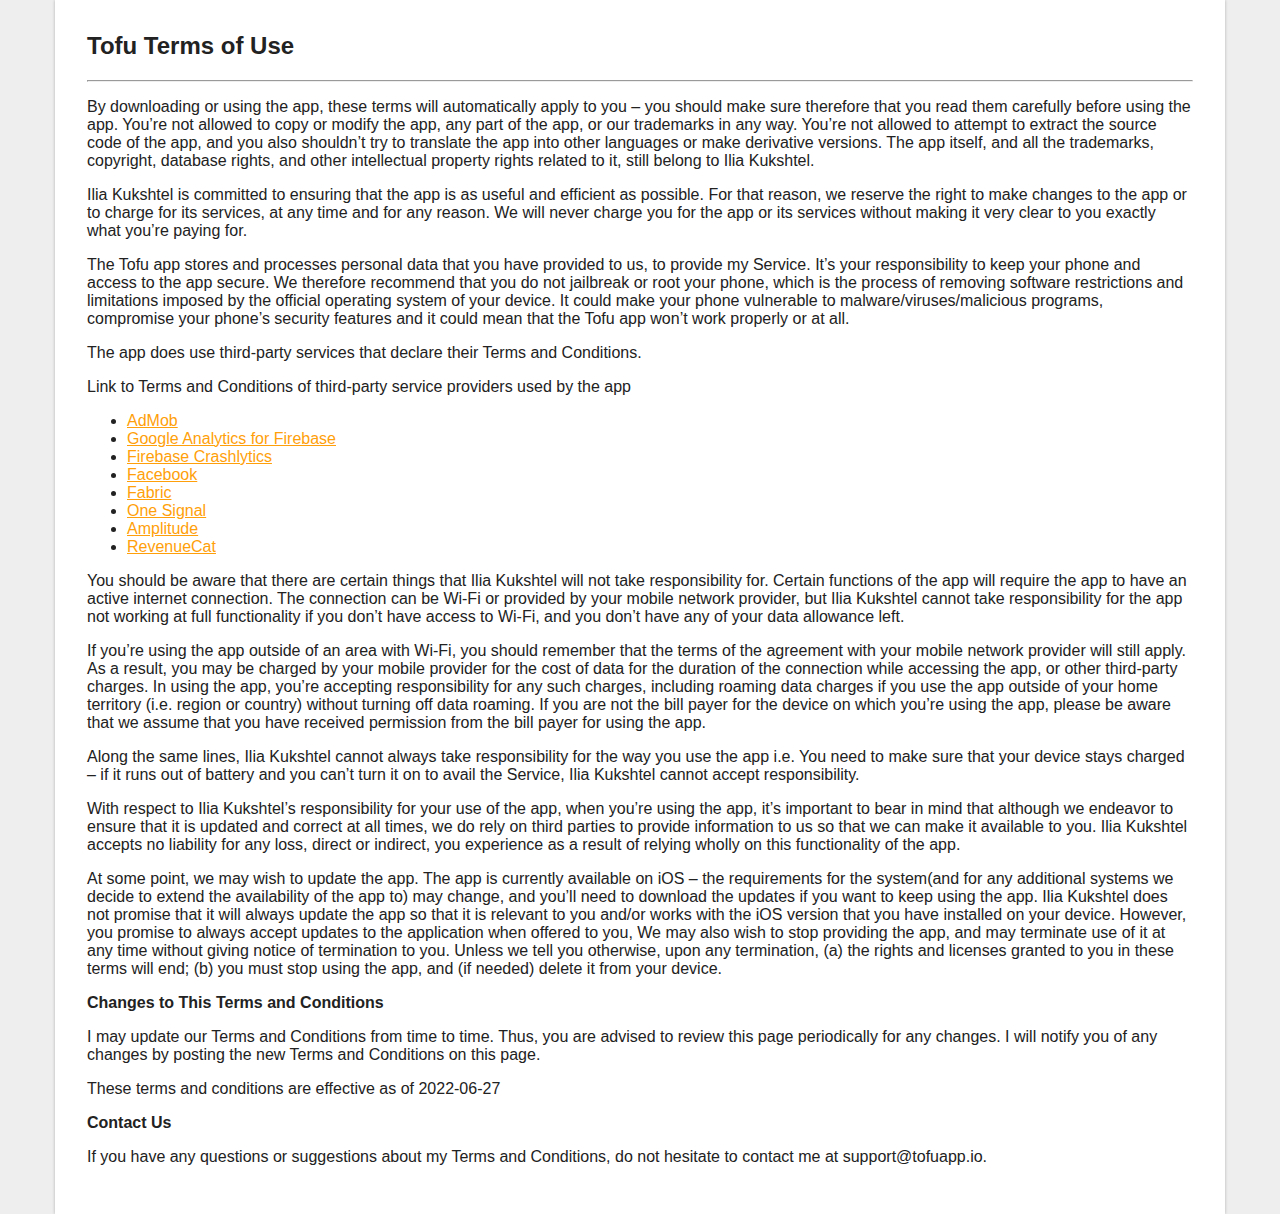
<file: terms-of-use.html>
<!DOCTYPE html>
<html lang="en">

<head>
    <meta charset="UTF-8">
    <meta name="viewport" content="width=device-width, initial-scale=1.0">
    <link rel="icon" type="image/x-icon" href="/img/favicon.png">
    <title>Tofu Terms of Use</title>
    <style>
        body {
            padding: 0;
            margin: 0;
            font-family: sans-serif;
            position: relative;
            background: #fff;
        }

        .container {
            padding-right: 0;
            padding-left: 0;
            margin-right: auto;
            margin-left: auto;
        }

        @media (min-width: 768px) {
            .container {
                width: 738px;
                padding-right: 15px;
                padding-left: 15px;
                margin-right: auto;
                margin-left: auto;
            }
        }

        @media (min-width: 992px) {
            .container {
                width: 962px;
            }
        }

        @media (min-width: 1200px) {
            .container {
                width: 1170px;
            }
        }

        .main-container {
            color: #222;
            text-align: left !important;
            padding: 2em;
            background: #fff;
            min-height: 400px;
            -webkit-box-shadow: 0 0 3px 0 rgba(0, 0, 0, .25);
            -moz-box-shadow: 0 0 3px 0 rgba(0, 0, 0, .25);
            box-shadow: 0 0 3px 0 rgba(0, 0, 0, .25)
        }

        .main-container * {
            text-align: left !important
        }

        .main-container :not(a) {
            color: #222
        }

        .main-container ins.adsbygoogle {
            background: #ccc
        }

        .main-container #content p {
            margin-top: 1rem;
            margin-bottom: 1rem
        }

        a {
            color: #ff9f0a
        }

        a:hover {
            color: #ff4d67
        }

        h2 {
            font-size: 1.5em
        }

        @media only screen and (max-width: 600px) {
            h2 {
                font-size: 1.2em
            }
        }

        a.nohover {
            color: #fff;
            text-decoration: none
        }
    </style>
</head>

<body>
    <div style="background:#eee;">
        <div class="container">
            <div class="main-container">
                <h2 style="margin-top:0;">Tofu Terms of Use</h2>
                <hr style="margin-bottom: 1em;">
                <div id="content">
                    <p> By downloading or using the app, these terms will automatically apply to you – you should make
                        sure therefore that you read them carefully before using the app. You’re not allowed to copy or
                        modify the app, any part of the app, or our trademarks in any way. You’re not allowed to attempt
                        to extract the source code of the app, and you also shouldn’t try to translate the app into
                        other languages or make derivative versions. The app itself, and all the trademarks, copyright,
                        database rights, and other intellectual property rights related to it, still belong to Ilia
                        Kukshtel. </p>
                    <p> Ilia Kukshtel is committed to ensuring that the app is as useful and efficient as possible. For
                        that reason, we reserve the right to make changes to the app or to charge for its services, at
                        any time and for any reason. We will never charge you for the app or its services without making
                        it very clear to you exactly what you’re paying for. </p>
                    <p> The Tofu app stores and processes personal data that you have provided to us, to provide my
                        Service. It’s your responsibility to keep your phone and access to the app secure. We therefore
                        recommend that you do not jailbreak or root your phone, which is the process of removing
                        software restrictions and limitations imposed by the official operating system of your device.
                        It could make your phone vulnerable to malware/viruses/malicious programs, compromise your
                        phone’s security features and it could mean that the Tofu app won’t work properly or at all.
                    </p>
                    <div>
                        <p> The app does use third-party services that declare their Terms and Conditions. </p>
                        <p> Link to Terms and Conditions of third-party service providers used by the app </p>
                        <ul><!---->
                            <li><a href="https://developers.google.com/admob/terms" target="_blank"
                                    rel="noopener noreferrer">AdMob</a></li>
                            <li><a href="https://firebase.google.com/terms/analytics" target="_blank"
                                    rel="noopener noreferrer">Google Analytics for Firebase</a></li>
                            <li><a href="https://firebase.google.com/terms/crashlytics" target="_blank"
                                    rel="noopener noreferrer">Firebase Crashlytics</a></li>
                            <li><a href="https://www.facebook.com/legal/terms/plain_text_terms" target="_blank"
                                    rel="noopener noreferrer">Facebook</a></li>
                            <li><a href="https://fabric.io/terms/fabric" target="_blank"
                                    rel="noopener noreferrer">Fabric</a></li>
                            <!----><!----><!----><!----><!----><!----><!----><!---->
                            <li><a href="https://onesignal.com/tos" target="_blank" rel="noopener noreferrer">One
                                    Signal</a></li><!----><!----><!----><!----><!----><!---->
                            <li><a href="https://amplitude.com/terms" target="_blank"
                                    rel="noopener noreferrer">Amplitude</a></li><!----><!----><!----><!----><!---->
                            <li><a href="https://www.revenuecat.com/terms" target="_blank"
                                    rel="noopener noreferrer">RevenueCat</a></li>
                        </ul>
                    </div>
                    <p> You should be aware that there are certain things that Ilia Kukshtel will not take
                        responsibility for. Certain functions of the app will require the app to have an active internet
                        connection. The connection can be Wi-Fi or provided by your mobile network provider, but Ilia
                        Kukshtel cannot take responsibility for the app not working at full functionality if you don’t
                        have access to Wi-Fi, and you don’t have any of your data allowance left. </p>
                    <p></p>
                    <p> If you’re using the app outside of an area with Wi-Fi, you should remember that the terms of the
                        agreement with your mobile network provider will still apply. As a result, you may be charged by
                        your mobile provider for the cost of data for the duration of the connection while accessing the
                        app, or other third-party charges. In using the app, you’re accepting responsibility for any
                        such charges, including roaming data charges if you use the app outside of your home territory
                        (i.e. region or country) without turning off data roaming. If you are not the bill payer for the
                        device on which you’re using the app, please be aware that we assume that you have received
                        permission from the bill payer for using the app. </p>
                    <p> Along the same lines, Ilia Kukshtel cannot always take responsibility for the way you use the
                        app i.e. You need to make sure that your device stays charged – if it runs out of battery and
                        you can’t turn it on to avail the Service, Ilia Kukshtel cannot accept responsibility. </p>
                    <p> With respect to Ilia Kukshtel’s responsibility for your use of the app, when you’re using the
                        app, it’s important to bear in mind that although we endeavor to ensure that it is updated and
                        correct at all times, we do rely on third parties to provide information to us so that we can
                        make it available to you. Ilia Kukshtel accepts no liability for any loss, direct or indirect,
                        you experience as a result of relying wholly on this functionality of the app. </p>
                    <p> At some point, we may wish to update the app. The app is currently available on iOS – the
                        requirements for the system(and for any additional systems we decide to extend the availability
                        of the app to) may change, and you’ll need to download the updates if you want to keep using the
                        app. Ilia Kukshtel does not promise that it will always update the app so that it is relevant to
                        you and/or works with the iOS version that you have installed on your device. However, you
                        promise to always accept updates to the application when offered to you, We may also wish to
                        stop providing the app, and may terminate use of it at any time without giving notice of
                        termination to you. Unless we tell you otherwise, upon any termination, (a) the rights and
                        licenses granted to you in these terms will end; (b) you must stop using the app, and (if
                        needed) delete it from your device. </p>
                    <p><strong>Changes to This Terms and Conditions</strong></p>
                    <p> I may update our Terms and Conditions from time to time. Thus, you are advised to review this
                        page periodically for any changes. I will notify you of any changes by posting the new Terms and
                        Conditions on this page. </p>
                    <p> These terms and conditions are effective as of 2022-06-27 </p>
                    <p><strong>Contact Us</strong></p>
                    <p> If you have any questions or suggestions about my Terms and Conditions, do not hesitate to
                        contact me at support@tofuapp.io. </p>
                </div>
            </div>
        </div>
    </div>
</body>

</html>
</file>
<file: style.css>
* {
    margin: 0;
    padding: 0;
    box-sizing: border-box;
}
body {
    position: relative;
    font-family: 'Robo', sans-serif;
    font-size: 16px;
    line-height: 1.4;
    min-width: 320px;
    overflow-x: hidden;
    height: auto;
}

.navbar{
    width: 100%;
    height: 10vh;
    background: #101216;
}

.navbar .container{
    height: inherit;
    display: flex;
    justify-content: space-between;
    align-items: center;
}

.navbar-menu {
    list-style-type: none;
    padding-left: 0;
    margin-bottom: 0;
}

.navbar-menu li{
    display: inline-block;
    transition: all .07s ease-in-out;
}

.navbar-menu li a{
    font-size: 13px;
    color: #ff4d67;
    display: inline-block;
    text-decoration: none;
    margin-right: 20px;
    transition: all .07s ease-in-out;
}

.navbar-menu li a:hover{
    color: #802936;
    cursor: pointer;
}

.navbar-wrap{
    display: flex;
    flex-flow: row nowrap;
}

.navbar-brand {
    font-weight: 700;
    font-size: 26px;
    text-decoration: none;
    color: #ff4d67;
}

.navbar-brand:hover{
    color: #FFFFFF;
    cursor: pointer;
}

header{
    height: 92vh;
    width: 100%;
    background: #101216;
}

.bg {
  background-size: 300% 300%;
  background-image: linear-gradient(-45deg, #101216 0%, #0D0F13 25%, #0F1117 51%, #151925 100%);
  -webkit-animation: AnimateBG 20s ease infinite;
          animation: AnimateBG 20s ease infinite;
}

@-webkit-keyframes AnimateBG {
  0% {
    background-position: 0% 50%;
  }
  50% {
    background-position: 100% 50%;
  }
  100% {
    background-position: 0% 50%;
  }
}

@keyframes AnimateBG {
  0% {
    background-position: 0% 50%;
  }
  50% {
    background-position: 100% 50%;
  }
  100% {
    background-position: 0% 50%;
  }
}

.line{
    height: 1px;
    width: 100%;
    background: rgba(24, 24, 24, 0,9);
    animation: shadow-movement 5s infinite linear;
}

@keyframes shadow-movement {
0% {
background: rgba(24, 24, 24, 0,6);
}
50% {
background: rgba(24, 24, 24, 1);
}
100% {
background: rgba(24, 24, 24, 0,7);
}
}

.wraper{
    display: grid;
    grid-template-columns:  1fr 1fr 1fr 1fr 1fr ;
}

.lid-wraper{
    grid-column: 1/5;
    display: grid;
    grid-template-columns: 90% 10%;
}

.logo{
    margin-top: 5em;
    grid-column: 5/6;
    width: 100%;
    transition: all 1s ease-in-out;
}

.logo:hover{
    transform: rotate(360deg);
}


.front {
    font-family: 'Robo', sans-serif;
    font-size: 10vh;
    margin-top: 0.5em;
    color: #ff9f0a;
}


.lid{
    margin-top: 20px;
    font-size: 5vh;
    grid-column: 1/2;
    color: #D7D7D7;
}

.lid {
  max-width: 40ch;
  text-align: left;
  transform: scale(0.94);
  animation: scale 3s forwards cubic-bezier(0.5, 1, 0.89, 1);
}

@keyframes scale {
  100% {
    transform: scale(1);
  }
}

.lid span {
  display: inline-block;
  opacity: 0;
  filter: blur(4px);
}

span:nth-child(1) {
  animation: fade-in 0.8s 0.1s forwards cubic-bezier(0.11, 0, 0.5, 0);
}

span:nth-child(2) {
  animation: fade-in 0.8s 0.2s forwards cubic-bezier(0.11, 0, 0.5, 0);
}

span:nth-child(3) {
  animation: fade-in 0.8s 0.3s forwards cubic-bezier(0.11, 0, 0.5, 0);
}

span:nth-child(4) {
  animation: fade-in 0.8s 0.4s forwards cubic-bezier(0.11, 0, 0.5, 0);
}

span:nth-child(5) {
  animation: fade-in 0.8s 0.5s forwards cubic-bezier(0.11, 0, 0.5, 0);
}

span:nth-child(6) {
  animation: fade-in 0.8s 0.6s forwards cubic-bezier(0.11, 0, 0.5, 0);
}

span:nth-child(7) {
  animation: fade-in 0.8s 0.7s forwards cubic-bezier(0.11, 0, 0.5, 0);
}

span:nth-child(8) {
  animation: fade-in 0.8s 0.8s forwards cubic-bezier(0.11, 0, 0.5, 0);
}

span:nth-child(9) {
  animation: fade-in 0.8s 0.9s forwards cubic-bezier(0.11, 0, 0.5, 0);
}

span:nth-child(10) {
  animation: fade-in 0.8s 1s forwards cubic-bezier(0.11, 0, 0.5, 0);
}

span:nth-child(11) {
  animation: fade-in 0.8s 1.1s forwards cubic-bezier(0.11, 0, 0.5, 0);
}

span:nth-child(12) {
  animation: fade-in 0.8s 1.2s forwards cubic-bezier(0.11, 0, 0.5, 0);
}

span:nth-child(13) {
  animation: fade-in 0.8s 1.3s forwards cubic-bezier(0.11, 0, 0.5, 0);
}

span:nth-child(14) {
  animation: fade-in 0.8s 1.4s forwards cubic-bezier(0.11, 0, 0.5, 0);
}

span:nth-child(15) {
  animation: fade-in 0.8s 1.5s forwards cubic-bezier(0.11, 0, 0.5, 0);
}

span:nth-child(16) {
  animation: fade-in 0.8s 1.6s forwards cubic-bezier(0.11, 0, 0.5, 0);
}

span:nth-child(17) {
  animation: fade-in 0.8s 1.7s forwards cubic-bezier(0.11, 0, 0.5, 0);
}

span:nth-child(18) {
  animation: fade-in 0.8s 1.8s forwards cubic-bezier(0.11, 0, 0.5, 0);
}

@keyframes fade-in {
  100% {
    opacity: 1;
    filter: blur(0);
  }
}

.arrowwarap{
    justify-self: center;
    grid-column: 2/3;
    height: 10em;
    width: 10em;
    display: grid;
    grid-template-columns: 100%;
}

.arrowwarap a{
    font-family: 'Robo', sans-serif;
    height: 75%;
    width: 80%;
    text-align: center;
    justify-self: center;
    color: #ff4d67;
    background: #101216;
    border-radius: 7px;
    text-decoration: none;
    border: 1px solid;
    transition: all 0.5s ease-in-out;
}

.arrowwarap a:hover{
    color: #101216;
    background: #ff4d67;
    border: 1px solid;
}

.applink{
    justify-self: center;
    grid-column: 5/6;
    height: 10em;
    width: 10em;
    background: red;
}

.arrow-7{
    margin-left: 5px;
    margin-top: 20px;
    justify-self: center;
    width: 38px;
    height: 100px;
}

.arrow-7 span {
    justify-self: center;
    display: block;
    width: 30px;
    height: 30px;
    border-bottom: 5px solid #ff4d67;
    border-right: 5px solid #ff4d67;
    transform: rotate(45deg);
    animation: arrow-7 2s infinite;
}
.arrow-7 span:nth-child(2){
    animation-delay: -0.2s;
}
.arrow-7 span:nth-child(3){
    animation-delay: -0.4s;
}
@keyframes arrow-7 {
    0%{
        opacity: 0;
        transform: translate(0,-20px) rotate(45deg);
    }
    50%{
        opacity: 1;
    }
    100%{
        opacity: 0;
        transform: translate(0,20px) rotate(45deg);
    }
}

.project{
    margin-top: 10vh;
    height: 100vh;
    display: grid;
    grid-template-columns: 1fr 1fr 1fr;
    grid-template-rows: 1fr 1fr 1fr 0.2fr;
    grid-column-gap: 2em;
}

.csreen_img1{
    grid-column: 1/2;
    grid-row: 1/4;
    background-image: url(img/screen1.png);
    background-clip: none;
    background-size: contain;
    background-repeat: no-repeat;
}

.csreen_img2{

    grid-column: 2/3;
    grid-row: 1/4;
    background-image: url(img/screen2.png);
    background-clip: none;
    background-size: contain;
    background-repeat: no-repeat;
    transition: all 1s ease-in-out;
}

.csreen_img3{
    grid-column: 2/3;
    grid-row: 1/4;
    background-image: url(img/screen3.png);
    background-clip: none;
    background-size: contain;
    background-repeat: no-repeat;
    transition: all 1s ease-in-out;
    display: none;
}

.project .text{
    align-self: right
    grid-column: 3/4;
    font-family: 'Robo', sans-serif;
    display: grid;
    grid-template-columns: 1fr;

}


.logo2{
    margin-top: 10vh;
    justify-self: end;
    width: 35%;
    transform: rotate(0deg);
    transition: all 1s ease-in-out;
}

.logo2:hover{
    opacity: 0;
    transform: rotate(360deg);
}


.project .text h2{
    margin-top: 10%;
    justify-self: end;
    font-weight: bold;
    font-size: 45px;
    color: #ff9f0a;
}

.project .text h3{
    justify-self: end;
    text-align: right;
    font-size: 25px;
    font-weight: bold;
    color: #444444;
}

.appel_link{
    margin-top: 10%;
    justify-self: end;
    text-decoration: none;
}

.contact{
    height: 10vw;
    background: #101216;
}

.contact_wrap{
    display: grid;
    grid-template-columns: 1fr 1fr 1fr;
    grid-column-gap: 10em;
}

.box1{
    grid-column: 1/2;
    height: 100%;
}

.box1{
    display: grid;
    grid-template-columns: 1fr;
}

.contact_wrap .box h2{
    margin-top: 10px;
    color: white;
}

.mail{
    text-decoration: none;
    color: white;
    margin-left: 10px;
}

.mail:hover{
    color: gray;
}


.box2{
    grid-column: 2/3;
    height: 100%;
    display: grid;
    grid-template-columns: 1fr;
}

.box2 a{
    color: white;
    text-decoration: none;
}

.box2 a:hover{
    color: grey;
}

.box3{
    grid-column: 3/4
    height: 100%;
    display: grid;
    grid-template-columns: 1fr;
}

.box3 span{
    color: #6C6C6C;
    text-decoration: none;
}


@media(max-width: 1078px){
    .box h2{
        font-size: 1em;
    }
    .box span{
        font-size: 0.8em;
    }
    .contact{
        height: 110px;
    }

}

@media(max-width: 1026px){
    .appel_link svg{
        width: 100px;
    }
    .logo2{
        width: 30%;
    }
    .project .text h2{
        font-size: 3em;
    }
    .project .text h3{
        font-size: 1em;
    }
    .box h2{
        font-size: 1em;
    }
    .box span{
        font-size: 0.8em;
    }

}

@media(max-width: 992px){
    .header{
        height: 50vh;
    }

    .front{
        font-size: 40px;
    }

    .logo{
        width: 
    }

    .lid{
        font-size: 20px;
    }
    .arrowwarap{
        display: none;
    }

    .contact_wrap{
        grid-column-gap: 10px;
    }

    .contact .contact_wrap .box h2{
        font-size: 20px;

    }

    .box1 a{
        font-size:10px;
    }

    .box2 a{
        font-size: 15px;
    }
    .contact .contact_wrap .box span{
        font-size: 10px;
    }
    .conlink{
        font-size: 10px;
    }
}

@media(max-width: 948px){

    .appel_link svg{
        width: 80px;
    }

    .lid{
        font-size: 20px;
    }

    .contact{
        height: 110px;
    }

    .contact .contact_wrap .box h2{
        font-size: 10px;
    }
    .box span{
        font-size: 8px;
    }

    .contact_wrap .box a{
        font-size: 8px;
    }

    .box1 svg{
        width: 10px;
    }

}

@media(max-width: 760px){
    .project{
        height: 70vh;
    }
    .project .text h2{
        font-size: 1em;
    }
    .project .text h3{
        font-size: 0.8em;
    }
    .project .text svg{
        width 100px;
    }
}

@media(max-width: 709px){
    .project{
        height: 70vh;
    }
    .project .text h2{
        font-size: 1em;
    }
    .project .text h3{
        font-size: 0.8em;
    }
    .project .text .logo2{
        display: none;
    }
}


@media(max-width: 736px){
    .project{
        height: 70vh;

    }

    .project .text .logo2{
        width: 50px;
        align-self: start;
        justify-self: start;
    }
    .project .text h2{
        font-size: 2em;
    }
    .project .text h3{
        font-size: 0.5em;
    }


}

@media(max-width: 500px){
    .logo{
        display: none;
    }
}

@media(max-width: 425px){
    .header{
        height: 30vh;
    }

    .project {
        margin-top: 0;
        height: 200vh;
    }

    .project .csreen_img2{
        grid-column: 2/3;
        grid-row: 2/4;
    }

    .project .csreen_img1{
        grid-column: 1/2;
        grid-row: 2/4;
    }

    .csreen_img3{

        grid-column: 3/4;
        grid-row: 2/4;
        background-image: url(img/screen3.png);
        background-clip: none;
        background-size: contain;
        background-repeat: no-repeat;
        transition: all 1s ease-in-out;
        display: grid;
    }


    .project .text{
        grid-column: 1/4;
    }

    .project .text h2{
        margin-top: 10px;
        align-self: start;
        justify-self: start;
        text-align: left;
    }

    .project .text h3{
        font-size: 15px;
        align-self: start;
        justify-self: start;
        text-align: left;
    }

    .project .text .appel_link{
        margin-top: 0;
        width: 80px;
        align-self: start;
        justify-self: start;
        text-align: left;
    }

    .project{
        height: 50vh;
    }
}

@media(max-width: 375){
    header h1{
        font-size: 10px;
    }
    header .container .wraper .lid-wraper .lid span{
        display: none;
        font-size: 8px;
    }
    .header{
        height: 90vh;
    }
}

@media(max-width: 348px){
    header{
        height: 60vh;
    }
}
</file>
